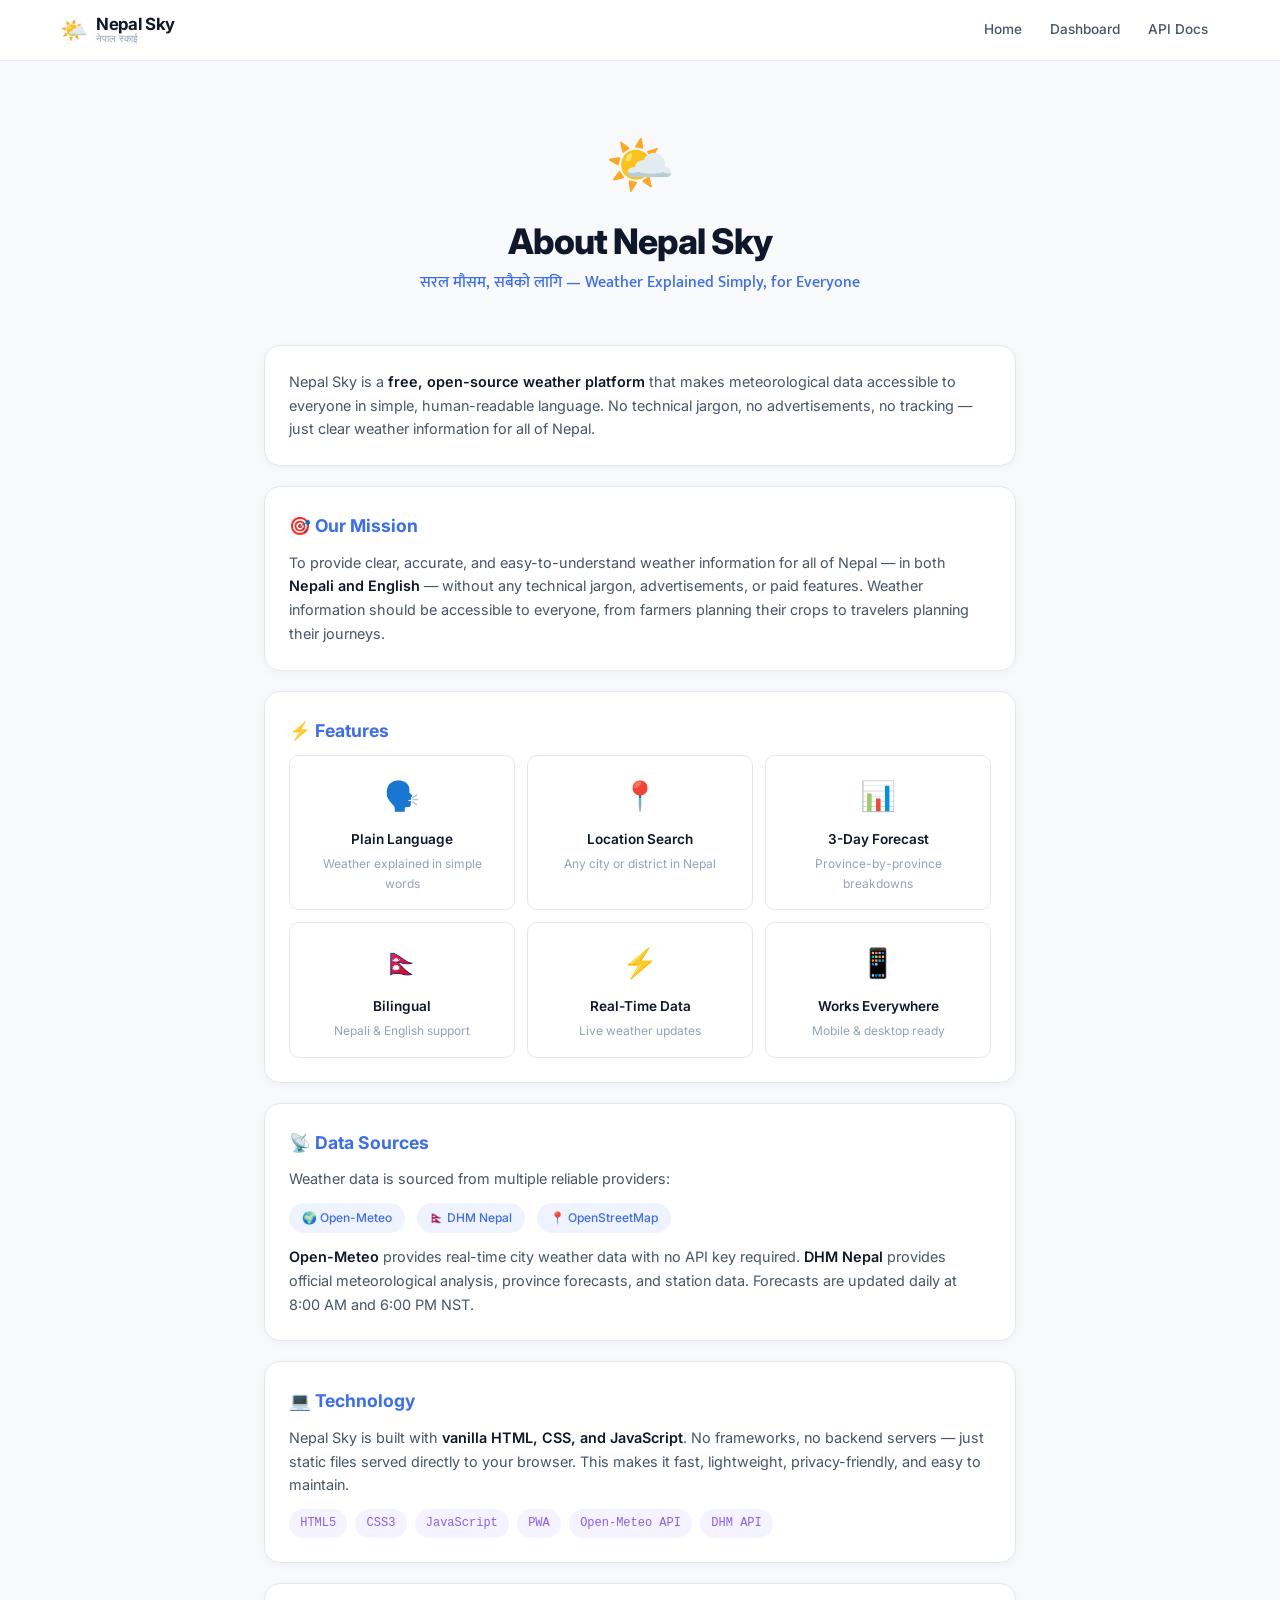
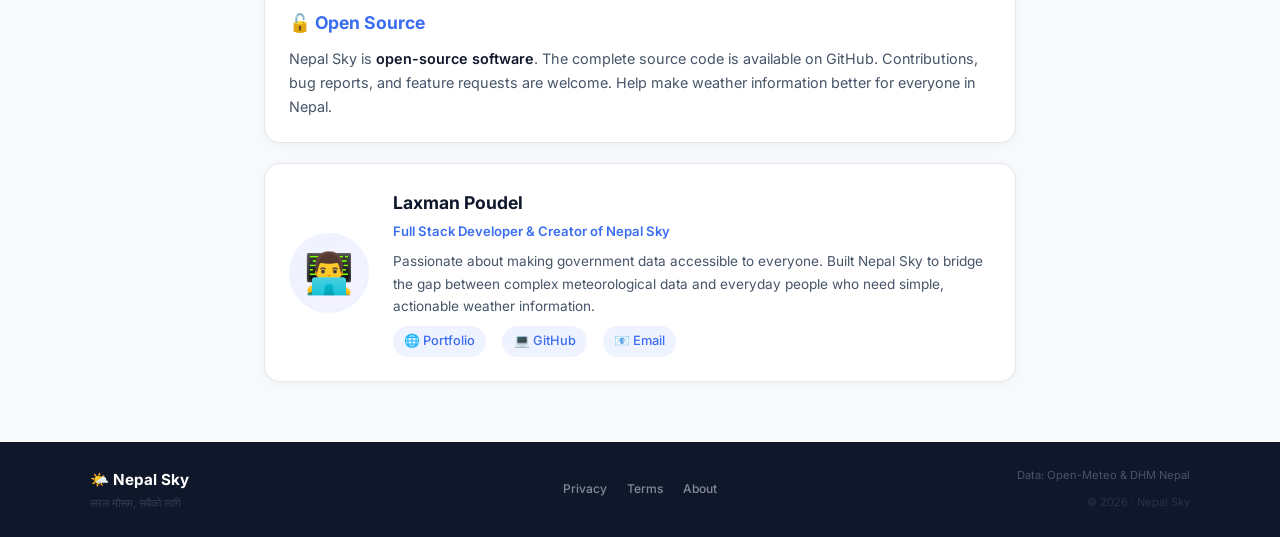
<file: about.html>
<!doctype html>
<html lang="en" dir="ltr">
  <head>
    <meta charset="UTF-8" />
    <meta
      name="viewport"
      content="width=device-width, initial-scale=1.0, viewport-fit=cover"
    />

    <!-- SEO Meta Tags -->
    <title>About — Nepal Sky | Weather Intelligence for Nepal</title>
    <meta
      name="description"
      content="About Nepal Sky - A free, open-source weather platform providing DHM Nepal and Open-Meteo data in simple language. Built for everyone in Nepal by Laxman Poudel."
    />
    <meta
      name="keywords"
      content="Nepal Sky about, weather platform Nepal, DHM Nepal weather, Open-Meteo, free weather Nepal, Laxman Poudel developer"
    />
    <meta name="author" content="Laxman Poudel" />
    <meta name="robots" content="index, follow" />
    <link rel="canonical" href="https://nepalsky.laxman-poudel.com.np/about.html" />

    <!-- Open Graph -->
    <meta property="og:type" content="website" />
    <meta property="og:site_name" content="Nepal Sky" />
    <meta property="og:title" content="About — Nepal Sky | Weather Intelligence for Nepal" />
    <meta
      property="og:description"
      content="Free, open-source weather platform for Nepal. Built with vanilla JavaScript, no tracking, no ads."
    />
    <meta
      property="og:url"
      content="https://nepalsky.laxman-poudel.com.np/about.html"
    />
    <meta
      property="og:image"
      content="https://nepalsky.laxman-poudel.com.np/favicon/android-chrome-512x512.png"
    />

    <!-- Twitter Card -->
    <meta name="twitter:card" content="summary" />
    <meta name="twitter:title" content="About — Nepal Sky" />
    <meta
      name="twitter:description"
      content="Free, open-source weather platform for Nepal."
    />
    <meta
      name="twitter:image"
      content="https://nepalsky.laxman-poudel.com.np/favicon/android-chrome-512x512.png"
    />

    <!-- Favicon -->
    <link rel="icon" type="image/x-icon" href="/favicon/favicon.ico" />
    <link rel="icon" type="image/png" sizes="16x16" href="/favicon/favicon-16x16.png" />
    <link rel="icon" type="image/png" sizes="32x32" href="/favicon/favicon-32x32.png" />
    <link rel="icon" type="image/png" sizes="48x48" href="/favicon/favicon-48x48.png" />
    <link rel="icon" type="image/svg+xml" href="/favicon/favicon.svg" />
    <link rel="apple-touch-icon" sizes="180x180" href="/favicon/apple-touch-icon.png" />
    
    <!-- PWA Manifest -->
    <link rel="manifest" href="/manifest.json" />
    
    <!-- Theme Color -->
    <meta name="theme-color" content="#3b6df0" />
    <meta name="msapplication-TileColor" content="#3b6df0" />

    <!-- PWA Meta Tags -->
    <meta name="mobile-web-app-capable" content="yes" />
    <meta name="apple-mobile-web-app-capable" content="yes" />
    <meta name="apple-mobile-web-app-status-bar-style" content="black-translucent" />
    <meta name="apple-mobile-web-app-title" content="Nepal Sky" />

    <!-- Fonts -->
    <link rel="preconnect" href="https://fonts.googleapis.com" />
    <link rel="preconnect" href="https://fonts.gstatic.com" crossorigin />
    <link
      href="https://fonts.googleapis.com/css2?family=Inter:wght@300;400;500;600;700;800;900&family=Mukta:wght@300;400;500;600;700;800&display=swap"
      rel="stylesheet"
    />

    <style>
      :root {
        --bg: #f8f9fb;
        --surface: #ffffff;
        --surface-dark: #0f172a;
        --text: #0f172a;
        --text-secondary: #475569;
        --text-muted: #94a3b8;
        --border: #e2e8f0;
        --accent: #3b6df0;
        --accent-light: #eff2ff;
        --accent-dark: #2554d0;
        --purple: #8b5cf6;
        --purple-light: #f5f3ff;
        --radius: 16px;
        --radius-sm: 10px;
        --shadow: 0 2px 8px rgba(0, 0, 0, 0.04);
        --shadow-md: 0 4px 16px rgba(0, 0, 0, 0.06);
        --font: "Inter", -apple-system, sans-serif;
        --font-np: "Mukta", sans-serif;
      }
      
      *,
      *::before,
      *::after {
        margin: 0;
        padding: 0;
        box-sizing: border-box;
      }
      
      html {
        font-size: 16px;
        scroll-behavior: smooth;
        -webkit-text-size-adjust: 100%;
      }
      
      body {
        font-family: var(--font);
        background: var(--bg);
        color: var(--text);
        line-height: 1.7;
        -webkit-font-smoothing: antialiased;
        min-height: 100vh;
        display: flex;
        flex-direction: column;
        overflow-x: hidden;
      }

      /* NAVBAR */
      .navbar {
        position: sticky;
        top: 0;
        z-index: 100;
        background: rgba(255, 255, 255, 0.95);
        backdrop-filter: blur(16px);
        -webkit-backdrop-filter: blur(16px);
        border-bottom: 1px solid var(--border);
        flex-shrink: 0;
      }
      .nav-container {
        max-width: 1200px;
        margin: 0 auto;
        padding: 0 1.25rem;
        display: flex;
        align-items: center;
        justify-content: space-between;
        height: 60px;
      }
      .logo {
        display: flex;
        align-items: center;
        gap: 0.5rem;
        text-decoration: none;
        color: var(--text);
      }
      .logo-icon {
        font-size: 1.4rem;
      }
      .logo-text-group {
        display: flex;
        flex-direction: column;
        line-height: 1.1;
      }
      .logo-text {
        font-size: 1.05rem;
        font-weight: 700;
        letter-spacing: -0.02em;
      }
      .logo-tagline {
        font-size: 0.6rem;
        color: var(--text-muted);
        font-weight: 400;
      }
      .hamburger {
        display: none;
        background: none;
        border: none;
        cursor: pointer;
        padding: 0.4rem;
        flex-direction: column;
        gap: 4px;
        z-index: 101;
      }
      .hamburger span {
        display: block;
        width: 20px;
        height: 2px;
        background: var(--text);
        border-radius: 2px;
        transition: all 0.2s;
      }
      .hamburger.active span:nth-child(1) {
        transform: rotate(45deg) translate(4px, 4px);
      }
      .hamburger.active span:nth-child(2) {
        opacity: 0;
      }
      .hamburger.active span:nth-child(3) {
        transform: rotate(-45deg) translate(4px, -4px);
      }
      .nav-menu {
        display: flex;
        align-items: center;
        gap: 0.25rem;
      }
      .nav-link {
        text-decoration: none;
        color: var(--text-secondary);
        font-size: 0.85rem;
        font-weight: 500;
        padding: 0.35rem 0.75rem;
        border-radius: 6px;
        transition: all 0.15s;
      }
      .nav-link:hover {
        color: var(--accent);
        background: var(--accent-light);
      }

      /* MAIN */
      .container {
        max-width: 800px;
        margin: 0 auto;
        padding: 2.5rem 1.5rem;
        flex: 1;
        width: 100%;
      }

      /* ABOUT HERO */
      .about-hero {
        text-align: center;
        margin-bottom: 2rem;
        padding: 1rem 0;
      }
      .about-icon {
        font-size: 3.5rem;
        margin-bottom: 0.5rem;
      }
      h1 {
        font-size: clamp(1.6rem, 3vw, 2.2rem);
        font-weight: 800;
        margin-bottom: 0.5rem;
        letter-spacing: -0.03em;
        line-height: 1.2;
      }
      .tagline {
        font-family: var(--font-np);
        color: var(--accent);
        font-size: 1rem;
        font-weight: 500;
        margin-bottom: 0.5rem;
      }

      /* CONTENT CARDS */
      .about-card {
        background: var(--surface);
        border: 1px solid var(--border);
        border-radius: var(--radius);
        padding: 1.5rem;
        margin-bottom: 1.25rem;
        box-shadow: var(--shadow);
      }
      h2 {
        font-size: 1.1rem;
        font-weight: 700;
        color: var(--accent);
        margin-bottom: 0.6rem;
        display: flex;
        align-items: center;
        gap: 0.4rem;
      }
      p {
        color: var(--text-secondary);
        margin-bottom: 0.75rem;
        font-size: 0.9rem;
        line-height: 1.65;
      }
      p:last-child {
        margin-bottom: 0;
      }
      strong {
        color: var(--text);
        font-weight: 600;
      }
      a {
        color: var(--accent);
        text-decoration: none;
        font-weight: 500;
      }
      a:hover {
        text-decoration: underline;
      }

      /* FEATURE GRID */
      .feature-grid {
        display: grid;
        grid-template-columns: repeat(3, 1fr);
        gap: 0.75rem;
        margin: 0;
      }
      .feature {
        background: var(--surface);
        border: 1px solid var(--border);
        border-radius: var(--radius-sm);
        padding: 1rem;
        text-align: center;
        transition: transform 0.2s;
      }
      .feature:hover {
        transform: translateY(-2px);
        box-shadow: var(--shadow-md);
      }
      .feature-icon {
        font-size: 1.8rem;
        margin-bottom: 0.4rem;
      }
      .feature h3 {
        font-size: 0.85rem;
        margin-bottom: 0.2rem;
        font-weight: 600;
      }
      .feature p {
        font-size: 0.75rem;
        color: var(--text-muted);
        margin: 0;
      }

      /* DATA SOURCE BADGES */
      .data-sources {
        display: flex;
        gap: 0.75rem;
        flex-wrap: wrap;
        margin-top: 0.5rem;
      }
      .data-badge {
        background: var(--accent-light);
        color: var(--accent);
        padding: 0.3rem 0.8rem;
        border-radius: 50px;
        font-size: 0.75rem;
        font-weight: 500;
        display: flex;
        align-items: center;
        gap: 0.3rem;
      }

      /* TECH STACK */
      .tech-stack {
        display: flex;
        gap: 0.5rem;
        flex-wrap: wrap;
        margin-top: 0.5rem;
      }
      .tech-badge {
        background: var(--purple-light);
        color: var(--purple);
        padding: 0.25rem 0.7rem;
        border-radius: 50px;
        font-size: 0.75rem;
        font-weight: 500;
        font-family: var(--font-mono, monospace);
      }

      /* DEVELOPER CARD */
      .dev-card {
        background: var(--surface);
        border: 1px solid var(--border);
        border-radius: var(--radius);
        padding: 1.5rem;
        margin-bottom: 1.25rem;
        box-shadow: var(--shadow);
        display: flex;
        gap: 1.5rem;
        align-items: center;
      }
      .dev-avatar {
        width: 80px;
        height: 80px;
        border-radius: 50%;
        background: linear-gradient(135deg, var(--accent-light), var(--purple-light));
        display: flex;
        align-items: center;
        justify-content: center;
        font-size: 2.5rem;
        flex-shrink: 0;
        border: 3px solid var(--accent-light);
      }
      .dev-info h3 {
        font-size: 1.1rem;
        margin-bottom: 0.15rem;
        font-weight: 700;
      }
      .dev-info .role {
        color: var(--accent);
        font-weight: 600;
        font-size: 0.82rem;
        margin-bottom: 0.5rem;
      }
      .dev-info p {
        font-size: 0.85rem;
        margin-bottom: 0.5rem;
      }
      .dev-links {
        display: flex;
        gap: 1rem;
        flex-wrap: wrap;
      }
      .dev-links a {
        color: var(--accent);
        text-decoration: none;
        font-size: 0.8rem;
        font-weight: 500;
        display: flex;
        align-items: center;
        gap: 0.25rem;
        padding: 0.3rem 0.7rem;
        border-radius: 50px;
        background: var(--accent-light);
        transition: all 0.2s;
      }
      .dev-links a:hover {
        background: var(--accent);
        color: #fff;
        text-decoration: none;
      }

      /* FOOTER */
      .footer {
        background: var(--surface-dark);
        color: rgba(255, 255, 255, 0.5);
        padding: 1.5rem;
        text-align: center;
        flex-shrink: 0;
      }
      .footer-container {
        max-width: 1100px;
        margin: 0 auto;
        display: grid;
        grid-template-columns: 1fr auto 1fr;
        align-items: center;
        gap: 1.5rem;
      }
      .footer-left {
        text-align: left;
      }
      .footer-logo {
        font-size: 0.95rem;
        font-weight: 700;
        color: #fff;
      }
      .footer-tagline {
        font-size: 0.68rem;
        opacity: 0.6;
        margin-top: 0.1rem;
      }
      .footer-center {
        text-align: center;
        display: flex;
        justify-content: center;
      }
      .trust-items {
        display: flex;
        gap: 1.25rem;
        flex-wrap: wrap;
        justify-content: center;
      }
      .footer-link {
        color: rgba(255, 255, 255, 0.5);
        text-decoration: none;
        font-size: 0.75rem;
        transition: color 0.15s;
        white-space: nowrap;
      }
      .footer-link:hover {
        color: #fff;
      }
      .footer-right {
        text-align: right;
      }
      .footer-right p {
        font-size: 0.7rem;
        line-height: 1.4;
      }
      .footer-small {
        opacity: 0.45;
        font-size: 0.65rem;
        margin-top: 0.1rem;
      }

      /* ============================================ */
      /* RESPONSIVE STYLES                            */
      /* ============================================ */

      /* Tablet */
      @media (max-width: 768px) {
        .nav-container {
          padding: 0 1rem;
          position: relative;
        }
        .logo-text {
          font-size: 0.95rem;
        }
        .logo-tagline {
          font-size: 0.55rem;
        }
        .hamburger {
          display: flex;
        }
        .nav-menu {
          display: none;
          position: absolute;
          top: 60px;
          left: 0;
          right: 0;
          background: var(--surface);
          border-bottom: 1px solid var(--border);
          padding: 0.75rem 1rem;
          flex-direction: column;
          align-items: stretch;
          gap: 0.2rem;
          box-shadow: var(--shadow-md);
        }
        .nav-menu.open {
          display: flex;
        }
        .nav-link {
          padding: 0.5rem 0.75rem;
          font-size: 0.88rem;
        }

        .container {
          padding: 2rem 1rem;
        }

        .about-hero {
          margin-bottom: 1.5rem;
        }
        .about-icon {
          font-size: 2.8rem;
        }
        h1 {
          font-size: 1.5rem;
        }
        .tagline {
          font-size: 0.9rem;
        }

        .feature-grid {
          grid-template-columns: repeat(2, 1fr);
        }

        .about-card {
          padding: 1.25rem;
          border-radius: var(--radius-sm);
        }
        h2 {
          font-size: 1rem;
        }
        p {
          font-size: 0.85rem;
        }

        .dev-card {
          flex-direction: column;
          text-align: center;
        }
        .dev-avatar {
          margin: 0 auto;
        }
        .dev-links {
          justify-content: center;
        }

        .footer {
          padding: 1.25rem 1rem;
        }
        .footer-container {
          grid-template-columns: 1fr;
          text-align: center;
          gap: 0.75rem;
        }
        .footer-left,
        .footer-right {
          text-align: center;
        }
        .footer-logo {
          font-size: 0.9rem;
        }
      }

      /* Mobile */
      @media (max-width: 480px) {
        .container {
          padding: 1.5rem 0.75rem;
        }

        h1 {
          font-size: 1.3rem;
        }

        .feature-grid {
          grid-template-columns: 1fr 1fr;
          gap: 0.5rem;
        }
        .feature {
          padding: 0.75rem;
        }
        .feature-icon {
          font-size: 1.5rem;
        }
        .feature h3 {
          font-size: 0.78rem;
        }
        .feature p {
          font-size: 0.7rem;
        }

        .about-card {
          padding: 1rem;
          margin-bottom: 1rem;
        }
        h2 {
          font-size: 0.95rem;
        }
        p {
          font-size: 0.82rem;
        }

        .dev-card {
          padding: 1rem;
        }
        .dev-avatar {
          width: 65px;
          height: 65px;
          font-size: 2rem;
        }
        .dev-info h3 {
          font-size: 1rem;
        }
        .dev-info p {
          font-size: 0.8rem;
        }
        .dev-links a {
          font-size: 0.72rem;
          padding: 0.25rem 0.55rem;
        }

        .data-sources {
          gap: 0.4rem;
        }
        .data-badge,
        .tech-badge {
          font-size: 0.7rem;
          padding: 0.2rem 0.6rem;
        }

        .trust-items {
          gap: 0.75rem;
        }
        .footer-link {
          font-size: 0.7rem;
        }
      }

      /* Very Small Screens */
      @media (max-width: 360px) {
        h1 {
          font-size: 1.15rem;
        }
        .feature-grid {
          grid-template-columns: 1fr;
        }
        .dev-links {
          flex-direction: column;
          align-items: center;
        }
      }
    </style>
  </head>
  <body>
    <!-- NAVBAR -->
    <nav class="navbar">
      <div class="nav-container">
        <a href="index.html" class="logo">
          <span class="logo-icon">🌤️</span>
          <div class="logo-text-group">
            <span class="logo-text">Nepal Sky</span>
            <span class="logo-tagline">नेपाल स्काई</span>
          </div>
        </a>
        <button class="hamburger" id="hamburger" aria-label="Menu">
          <span></span><span></span><span></span>
        </button>
        <div class="nav-menu" id="navMenu">
          <a href="index.html" class="nav-link">Home</a>
          <a href="dashboard.html" class="nav-link">Dashboard</a>
          <a href="api-docs.html" class="nav-link">API Docs</a>
        </div>
      </div>
    </nav>

    <!-- MAIN CONTENT -->
    <div class="container">
      <div class="about-hero">
        <div class="about-icon">🌤️</div>
        <h1>About Nepal Sky</h1>
        <p class="tagline">सरल मौसम, सबैको लागि — Weather Explained Simply, for Everyone</p>
      </div>

      <div class="about-card">
        <p>
          Nepal Sky is a <strong>free, open-source weather platform</strong> that makes
          meteorological data accessible to everyone in simple, human-readable language.
          No technical jargon, no advertisements, no tracking — just clear weather 
          information for all of Nepal.
        </p>
      </div>

      <div class="about-card">
        <h2>🎯 Our Mission</h2>
        <p>
          To provide clear, accurate, and easy-to-understand weather information
          for all of Nepal — in both <strong>Nepali and English</strong> — without any technical
          jargon, advertisements, or paid features. Weather information should be
          accessible to everyone, from farmers planning their crops to travelers
          planning their journeys.
        </p>
      </div>

      <div class="about-card">
        <h2>⚡ Features</h2>
        <div class="feature-grid">
          <div class="feature">
            <div class="feature-icon">🗣️</div>
            <h3>Plain Language</h3>
            <p>Weather explained in simple words</p>
          </div>
          <div class="feature">
            <div class="feature-icon">📍</div>
            <h3>Location Search</h3>
            <p>Any city or district in Nepal</p>
          </div>
          <div class="feature">
            <div class="feature-icon">📊</div>
            <h3>3-Day Forecast</h3>
            <p>Province-by-province breakdowns</p>
          </div>
          <div class="feature">
            <div class="feature-icon">🇳🇵</div>
            <h3>Bilingual</h3>
            <p>Nepali & English support</p>
          </div>
          <div class="feature">
            <div class="feature-icon">⚡</div>
            <h3>Real-Time Data</h3>
            <p>Live weather updates</p>
          </div>
          <div class="feature">
            <div class="feature-icon">📱</div>
            <h3>Works Everywhere</h3>
            <p>Mobile & desktop ready</p>
          </div>
        </div>
      </div>

      <div class="about-card">
        <h2>📡 Data Sources</h2>
        <p>
          Weather data is sourced from multiple reliable providers:
        </p>
        <div class="data-sources">
          <span class="data-badge">🌍 Open-Meteo</span>
          <span class="data-badge">🇳🇵 DHM Nepal</span>
          <span class="data-badge">📍 OpenStreetMap</span>
        </div>
        <p style="margin-top: 0.75rem;">
          <strong>Open-Meteo</strong> provides real-time city weather data with no API key required.
          <strong>DHM Nepal</strong> provides official meteorological analysis, province forecasts, 
          and station data. Forecasts are updated daily at 8:00 AM and 6:00 PM NST.
        </p>
      </div>

      <div class="about-card">
        <h2>💻 Technology</h2>
        <p>
          Nepal Sky is built with <strong>vanilla HTML, CSS, and JavaScript</strong>. No
          frameworks, no backend servers — just static files served directly to
          your browser. This makes it fast, lightweight, privacy-friendly, and
          easy to maintain.
        </p>
        <div class="tech-stack">
          <span class="tech-badge">HTML5</span>
          <span class="tech-badge">CSS3</span>
          <span class="tech-badge">JavaScript</span>
          <span class="tech-badge">PWA</span>
          <span class="tech-badge">Open-Meteo API</span>
          <span class="tech-badge">DHM API</span>
        </div>
      </div>

      <div class="about-card">
        <h2>🔓 Open Source</h2>
        <p>
          Nepal Sky is <strong>open-source software</strong>. The complete source code is available
          on GitHub. Contributions, bug reports, and feature requests are welcome.
          Help make weather information better for everyone in Nepal.
        </p>
      </div>

      <div class="dev-card">
        <div class="dev-avatar">👨‍💻</div>
        <div class="dev-info">
          <h3>Laxman Poudel</h3>
          <p class="role">Full Stack Developer & Creator of Nepal Sky</p>
          <p>
            Passionate about making government data accessible to everyone.
            Built Nepal Sky to bridge the gap between complex meteorological
            data and everyday people who need simple, actionable weather
            information.
          </p>
          <div class="dev-links">
            <a href="https://laxman-poudel.com.np" target="_blank" rel="noopener">🌐 Portfolio</a>
            <a href="https://github.com/iamlaxman" target="_blank" rel="noopener">💻 GitHub</a>
            <a href="mailto:hello@laxman-poudel.com.np">📧 Email</a>
          </div>
        </div>
      </div>
    </div>

    <!-- FOOTER -->
    <footer class="footer">
      <div class="footer-container">
        <div class="footer-left">
          <span class="footer-logo">🌤️ Nepal Sky</span>
          <p class="footer-tagline">सरल मौसम, सबैको लागि</p>
        </div>
        <div class="footer-center">
          <div class="trust-items">
            <a href="privacy.html" class="footer-link">Privacy</a>
            <a href="terms.html" class="footer-link">Terms</a>
            <a href="about.html" class="footer-link">About</a>
          </div>
        </div>
        <div class="footer-right">
          <p>Data: Open-Meteo & DHM Nepal</p>
          <p class="footer-small">© 2026 · Nepal Sky</p>
        </div>
      </div>
    </footer>

    <script>
      // Mobile menu
      const menuBtn = document.getElementById("hamburger");
      const navMenu = document.getElementById("navMenu");
      if (menuBtn && navMenu) {
        menuBtn.addEventListener("click", (e) => {
          e.stopPropagation();
          menuBtn.classList.toggle("active");
          navMenu.classList.toggle("open");
        });
        navMenu.querySelectorAll("a").forEach((el) =>
          el.addEventListener("click", () => {
            menuBtn.classList.remove("active");
            navMenu.classList.remove("open");
          })
        );
        document.addEventListener("click", (e) => {
          if (
            !e.target.closest(".navbar") &&
            navMenu.classList.contains("open")
          ) {
            menuBtn.classList.remove("active");
            navMenu.classList.remove("open");
          }
        });
      }
    </script>
    
    <script>
      if ('serviceWorker' in navigator) {
        window.addEventListener('load', () => {
          navigator.serviceWorker.register('/sw.js')
            .then(registration => console.log('SW registered:', registration.scope))
            .catch(error => console.log('SW registration failed:', error));
        });
      }
    </script>
  </body>
</html>
</file>
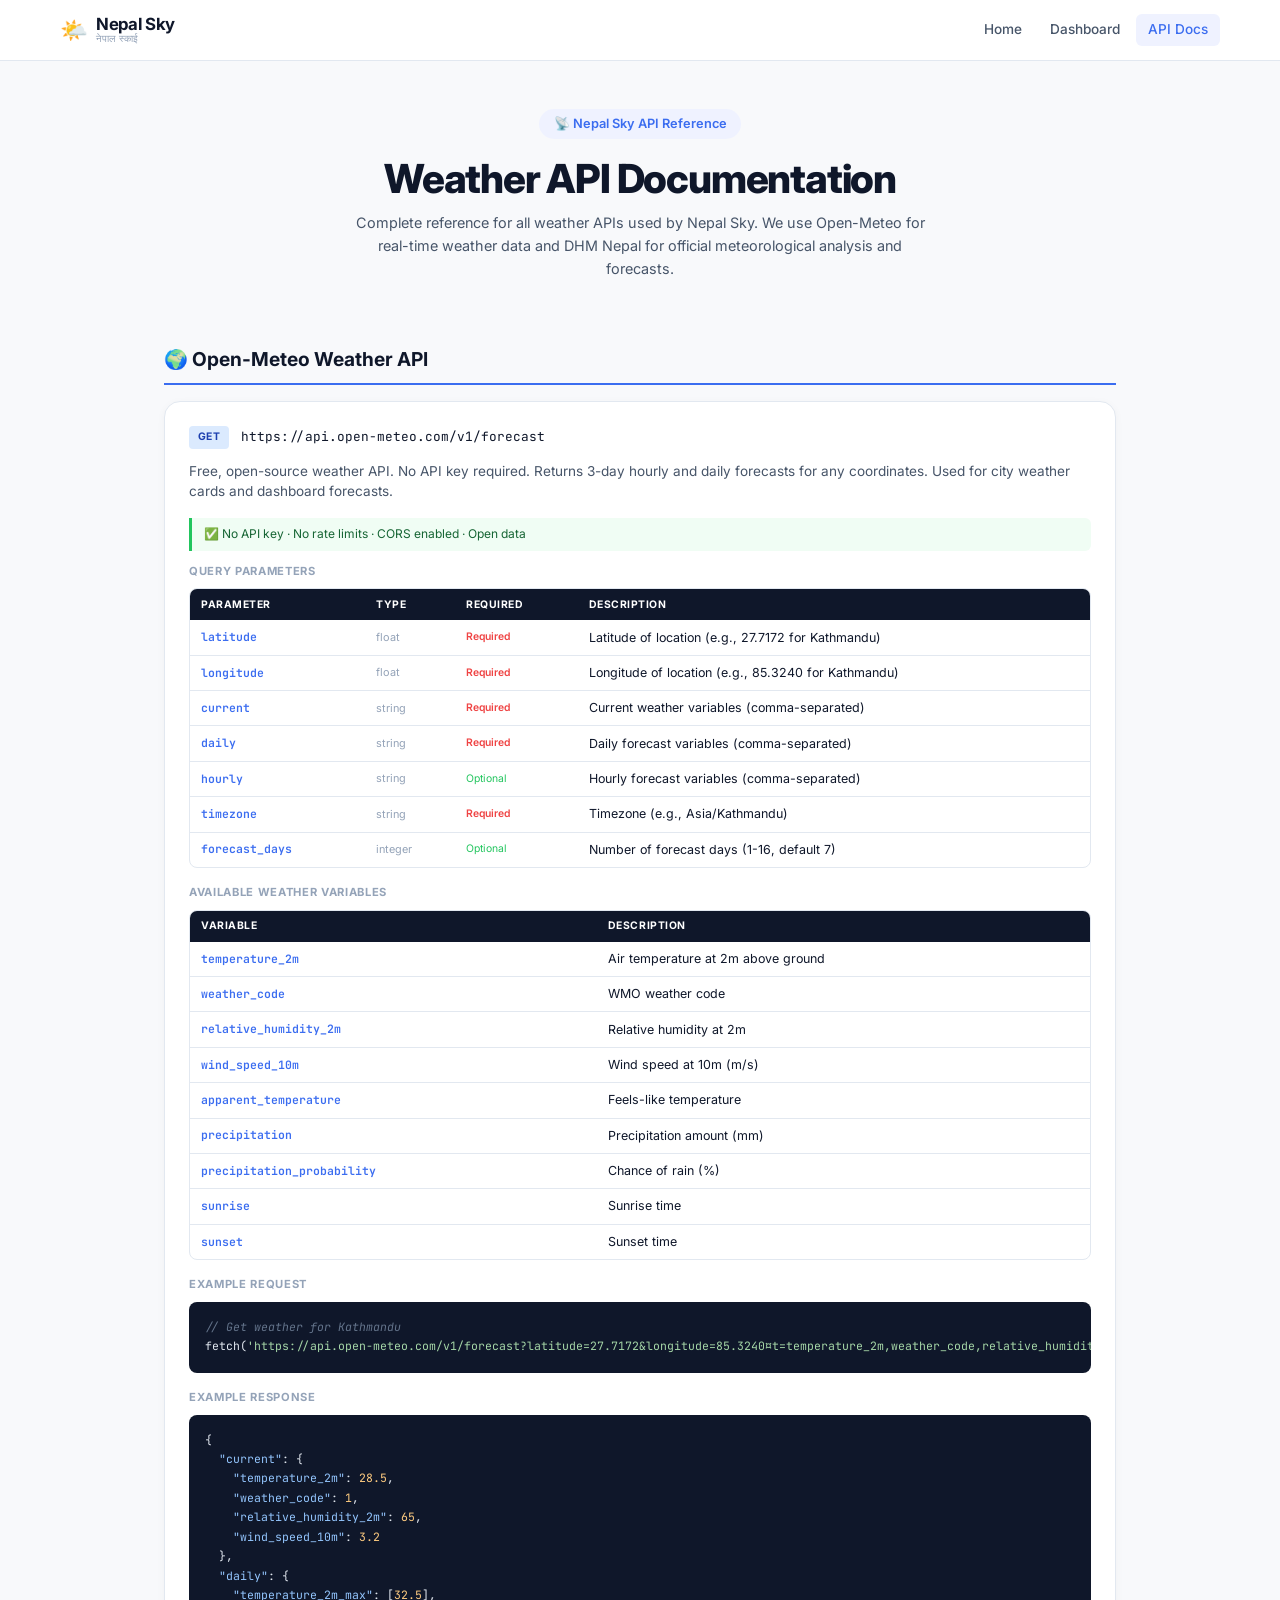
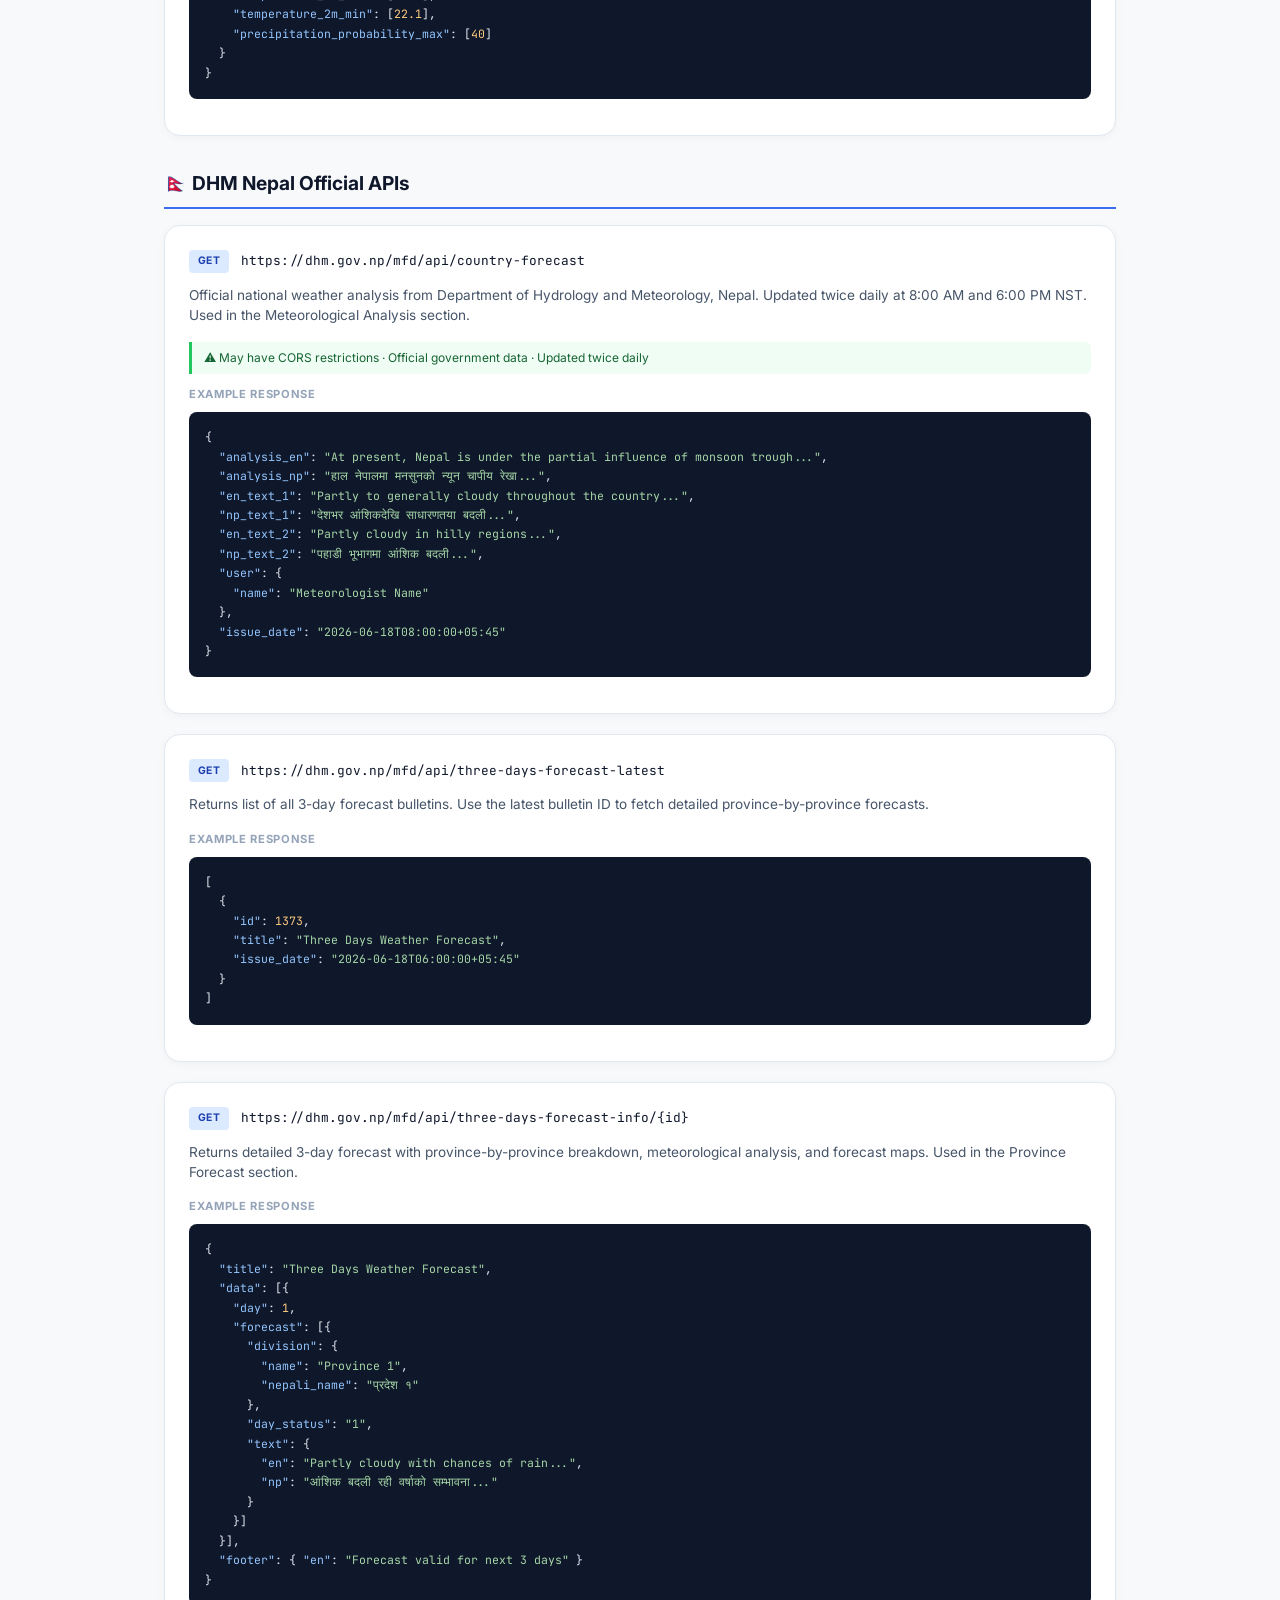
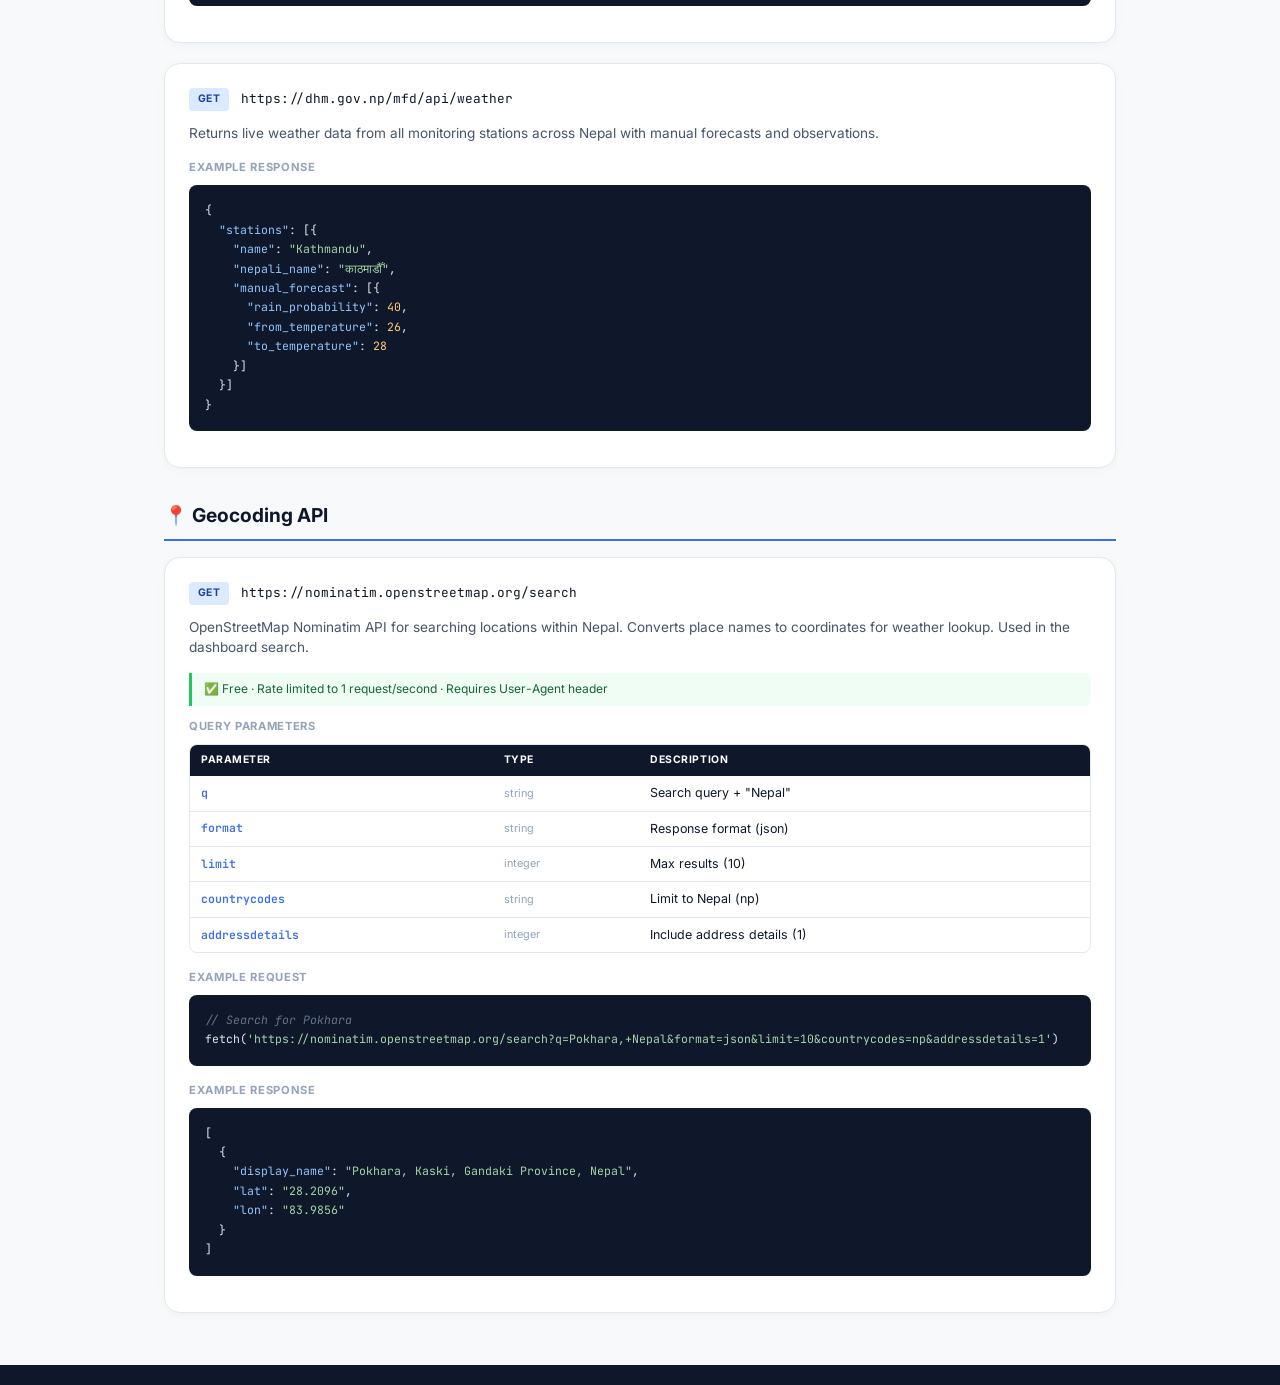
<file: api-docs.html>
<!doctype html>
<html lang="en" dir="ltr">
  <head>
    <meta charset="UTF-8" />
    <meta
      name="viewport"
      content="width=device-width, initial-scale=1.0, viewport-fit=cover"
    />

    <!-- SEO Meta Tags -->
    <title>API Documentation — Nepal Sky | Weather API Reference</title>
    <meta
      name="description"
      content="Complete API documentation for Nepal Sky weather platform. Reference for Open-Meteo weather API and DHM Nepal weather APIs used across the platform."
    />
    <meta
      name="keywords"
      content="Nepal weather API, Open-Meteo API, DHM Nepal API, weather API documentation, Nepal Sky API, weather forecast API Nepal"
    />
    <meta name="author" content="Nepal Sky" />
    <meta name="robots" content="index, follow" />
    <link
      rel="canonical"
      href="https://nepalsky.laxman-poudel.com.np/api-docs.html"
    />

    <!-- Open Graph -->
    <meta property="og:type" content="website" />
    <meta property="og:site_name" content="Nepal Sky" />
    <meta
      property="og:title"
      content="API Documentation — Nepal Sky | Weather API Reference"
    />
    <meta
      property="og:description"
      content="Complete API documentation for Nepal Sky weather platform."
    />
    <meta
      property="og:url"
      content="https://nepalsky.laxman-poudel.com.np/api-docs.html"
    />
    <meta
      property="og:image"
      content="https://nepalsky.laxman-poudel.com.np/favicon/android-chrome-512x512.png"
    />

    <!-- Twitter Card -->
    <meta name="twitter:card" content="summary_large_image" />
    <meta name="twitter:title" content="API Documentation — Nepal Sky" />
    <meta
      name="twitter:description"
      content="Complete API documentation for Nepal Sky weather platform."
    />
    <meta
      name="twitter:image"
      content="https://nepalsky.laxman-poudel.com.np/favicon/android-chrome-512x512.png"
    />

    <!-- Favicon -->
    <link rel="icon" type="image/x-icon" href="/favicon/favicon.ico" />
    <link rel="icon" type="image/png" sizes="16x16" href="/favicon/favicon-16x16.png" />
    <link rel="icon" type="image/png" sizes="32x32" href="/favicon/favicon-32x32.png" />
    <link rel="icon" type="image/png" sizes="48x48" href="/favicon/favicon-48x48.png" />
    <link rel="icon" type="image/svg+xml" href="/favicon/favicon.svg" />
    <link rel="apple-touch-icon" sizes="180x180" href="/favicon/apple-touch-icon.png" />
    
    <!-- PWA Manifest -->
    <link rel="manifest" href="/manifest.json" />
    
    <!-- Theme Color -->
    <meta name="theme-color" content="#3b6df0" />
    <meta name="msapplication-TileColor" content="#3b6df0" />

    <!-- PWA Meta Tags -->
    <meta name="mobile-web-app-capable" content="yes" />
    <meta name="apple-mobile-web-app-capable" content="yes" />
    <meta name="apple-mobile-web-app-status-bar-style" content="black-translucent" />
    <meta name="apple-mobile-web-app-title" content="Nepal Sky API" />

    <!-- Fonts -->
    <link rel="preconnect" href="https://fonts.googleapis.com" />
    <link rel="preconnect" href="https://fonts.gstatic.com" crossorigin />
    <link
      href="https://fonts.googleapis.com/css2?family=Inter:wght@300;400;500;600;700;800;900&family=JetBrains+Mono:wght@400;500;600&display=swap"
      rel="stylesheet"
    />

    <style>
      :root {
        --bg: #f8f9fb;
        --surface: #ffffff;
        --surface-dark: #0f172a;
        --text: #0f172a;
        --text-secondary: #475569;
        --text-muted: #94a3b8;
        --border: #e2e8f0;
        --accent: #3b6df0;
        --accent-light: #eff2ff;
        --accent-dark: #2554d0;
        --green: #22c55e;
        --green-light: #f0fdf4;
        --radius: 16px;
        --radius-sm: 10px;
        --shadow: 0 2px 8px rgba(0, 0, 0, 0.04);
        --shadow-md: 0 4px 16px rgba(0, 0, 0, 0.06);
        --font: "Inter", -apple-system, sans-serif;
        --font-mono: "JetBrains Mono", monospace;
      }
      
      *,
      *::before,
      *::after {
        margin: 0;
        padding: 0;
        box-sizing: border-box;
      }
      
      html {
        font-size: 16px;
        scroll-behavior: smooth;
        -webkit-text-size-adjust: 100%;
      }
      
      body {
        font-family: var(--font);
        background: var(--bg);
        color: var(--text);
        line-height: 1.6;
        -webkit-font-smoothing: antialiased;
        min-height: 100vh;
        display: flex;
        flex-direction: column;
        overflow-x: hidden;
      }

      /* NAVBAR */
      .navbar {
        position: sticky;
        top: 0;
        z-index: 100;
        background: rgba(255, 255, 255, 0.95);
        backdrop-filter: blur(16px);
        -webkit-backdrop-filter: blur(16px);
        border-bottom: 1px solid var(--border);
        flex-shrink: 0;
      }
      .nav-container {
        max-width: 1200px;
        margin: 0 auto;
        padding: 0 1.25rem;
        display: flex;
        align-items: center;
        justify-content: space-between;
        height: 60px;
      }
      .logo {
        display: flex;
        align-items: center;
        gap: 0.5rem;
        text-decoration: none;
        color: var(--text);
      }
      .logo-icon {
        font-size: 1.4rem;
      }
      .logo-text-group {
        display: flex;
        flex-direction: column;
        line-height: 1.1;
      }
      .logo-text {
        font-size: 1.05rem;
        font-weight: 700;
        letter-spacing: -0.02em;
      }
      .logo-tagline {
        font-size: 0.6rem;
        color: var(--text-muted);
        font-weight: 400;
      }
      .hamburger {
        display: none;
        background: none;
        border: none;
        cursor: pointer;
        padding: 0.4rem;
        flex-direction: column;
        gap: 4px;
        z-index: 101;
      }
      .hamburger span {
        display: block;
        width: 20px;
        height: 2px;
        background: var(--text);
        border-radius: 2px;
        transition: all 0.2s;
      }
      .hamburger.active span:nth-child(1) {
        transform: rotate(45deg) translate(4px, 4px);
      }
      .hamburger.active span:nth-child(2) {
        opacity: 0;
      }
      .hamburger.active span:nth-child(3) {
        transform: rotate(-45deg) translate(4px, -4px);
      }
      .nav-menu {
        display: flex;
        align-items: center;
        gap: 0.25rem;
      }
      .nav-link {
        text-decoration: none;
        color: var(--text-secondary);
        font-size: 0.85rem;
        font-weight: 500;
        padding: 0.35rem 0.75rem;
        border-radius: 6px;
        transition: all 0.15s;
      }
      .nav-link:hover,
      .nav-link.active {
        color: var(--accent);
        background: var(--accent-light);
      }

      /* MAIN */
      .container {
        max-width: 1000px;
        margin: 0 auto;
        padding: 2rem 1.5rem;
        flex: 1;
        width: 100%;
      }

      /* HERO */
      .api-hero {
        text-align: center;
        padding: 1rem 0 2rem;
      }
      .api-badge {
        display: inline-block;
        background: var(--accent-light);
        color: var(--accent);
        padding: 0.3rem 0.9rem;
        border-radius: 50px;
        font-size: 0.8rem;
        font-weight: 600;
        margin-bottom: 1rem;
      }
      .api-hero h1 {
        font-size: clamp(1.5rem, 4vw, 2.5rem);
        font-weight: 800;
        margin-bottom: 0.5rem;
        letter-spacing: -0.03em;
        line-height: 1.2;
      }
      .api-hero p {
        color: var(--text-secondary);
        font-size: 0.9rem;
        max-width: 600px;
        margin: 0 auto;
        padding: 0 0.5rem;
      }

      /* SECTION TITLE */
      .section-title {
        font-size: 1.2rem;
        font-weight: 700;
        margin: 2rem 0 1rem;
        padding-bottom: 0.5rem;
        border-bottom: 2px solid var(--accent);
        display: flex;
        align-items: center;
        gap: 0.5rem;
      }

      /* ENDPOINT CARD */
      .endpoint {
        background: var(--surface);
        border: 1px solid var(--border);
        border-radius: var(--radius);
        padding: 1.5rem;
        margin-bottom: 1.25rem;
        box-shadow: var(--shadow);
      }
      .endpoint-header {
        display: flex;
        align-items: center;
        gap: 0.75rem;
        margin-bottom: 0.75rem;
        flex-wrap: wrap;
      }
      .method {
        padding: 0.2rem 0.55rem;
        border-radius: 4px;
        font-size: 0.65rem;
        font-weight: 700;
        text-transform: uppercase;
        letter-spacing: 0.05em;
        flex-shrink: 0;
      }
      .method.get {
        background: #dbeafe;
        color: #1e40af;
      }
      .endpoint-url {
        font-family: var(--font-mono);
        font-size: 0.8rem;
        color: var(--text);
        word-break: break-all;
        flex: 1;
        min-width: 0;
      }
      .endpoint-desc {
        color: var(--text-secondary);
        font-size: 0.85rem;
        margin-bottom: 1rem;
        line-height: 1.5;
      }
      .endpoint-note {
        background: var(--green-light);
        border-left: 3px solid var(--green);
        padding: 0.5rem 0.75rem;
        border-radius: 0 6px 6px 0;
        font-size: 0.75rem;
        color: #166534;
        margin-bottom: 0.75rem;
        line-height: 1.4;
      }
      .endpoint h4 {
        font-size: 0.7rem;
        text-transform: uppercase;
        letter-spacing: 0.06em;
        color: var(--text-muted);
        margin-bottom: 0.5rem;
      }

      /* CODE BLOCK */
      pre {
        background: var(--surface-dark);
        color: #e2e8f0;
        border-radius: 8px;
        padding: 1rem;
        overflow-x: auto;
        font-size: 0.72rem;
        line-height: 1.6;
        margin-bottom: 0.75rem;
        -webkit-overflow-scrolling: touch;
      }
      pre code {
        font-family: var(--font-mono);
        white-space: pre;
      }
      .key {
        color: #93c5fd;
      }
      .string {
        color: #a5d6a7;
      }
      .number {
        color: #ffcc80;
      }
      .comment {
        color: #64748b;
        font-style: italic;
      }

      /* PARAM TABLE */
      .table-wrapper {
        overflow-x: auto;
        -webkit-overflow-scrolling: touch;
        margin: 0.5rem 0;
        border-radius: 8px;
        border: 1px solid var(--border);
      }
      .param-table {
        width: 100%;
        border-collapse: collapse;
        font-size: 0.78rem;
        min-width: 500px;
      }
      .param-table th {
        background: var(--surface-dark);
        color: #fff;
        padding: 0.45rem 0.7rem;
        text-align: left;
        font-size: 0.65rem;
        text-transform: uppercase;
        letter-spacing: 0.05em;
        white-space: nowrap;
      }
      .param-table td {
        padding: 0.45rem 0.7rem;
        border-bottom: 1px solid var(--border);
      }
      .param-table tr:last-child td {
        border-bottom: none;
      }
      .param-table tr:hover td {
        background: #f8fafc;
      }
      .param-name {
        font-weight: 600;
        color: var(--accent);
        font-family: var(--font-mono);
        font-size: 0.72rem;
        white-space: nowrap;
      }
      .param-type {
        color: var(--text-muted);
        font-size: 0.68rem;
        white-space: nowrap;
      }
      .param-required {
        color: #ef4444;
        font-weight: 600;
        font-size: 0.65rem;
        white-space: nowrap;
      }
      .param-optional {
        color: var(--green);
        font-size: 0.65rem;
        white-space: nowrap;
      }

      /* FOOTER */
      .footer {
        background: var(--surface-dark);
        color: rgba(255, 255, 255, 0.5);
        padding: 1.5rem;
        text-align: center;
        flex-shrink: 0;
      }
      .footer-container {
        max-width: 1100px;
        margin: 0 auto;
        display: grid;
        grid-template-columns: 1fr auto 1fr;
        align-items: center;
        gap: 1.5rem;
      }
      .footer-left {
        text-align: left;
      }
      .footer-logo {
        font-size: 0.95rem;
        font-weight: 700;
        color: #fff;
      }
      .footer-tagline {
        font-size: 0.68rem;
        opacity: 0.6;
        margin-top: 0.1rem;
      }
      .footer-center {
        text-align: center;
        display: flex;
        justify-content: center;
      }
      .trust-items {
        display: flex;
        gap: 1.25rem;
        flex-wrap: wrap;
        justify-content: center;
      }
      .footer-link {
        color: rgba(255, 255, 255, 0.5);
        text-decoration: none;
        font-size: 0.75rem;
        transition: color 0.15s;
        white-space: nowrap;
      }
      .footer-link:hover {
        color: #fff;
      }
      .footer-right {
        text-align: right;
      }
      .footer-right p {
        font-size: 0.7rem;
        line-height: 1.4;
      }
      .footer-small {
        opacity: 0.45;
        font-size: 0.65rem;
        margin-top: 0.1rem;
      }

      /* ============================================ */
      /* RESPONSIVE STYLES                            */
      /* ============================================ */

      /* Tablet (768px and below) */
      @media (max-width: 768px) {
        .nav-container {
          padding: 0 1rem;
          position: relative;
        }
        .logo-text {
          font-size: 0.95rem;
        }
        .logo-tagline {
          font-size: 0.55rem;
        }
        .hamburger {
          display: flex;
        }
        .nav-menu {
          display: none;
          position: absolute;
          top: 60px;
          left: 0;
          right: 0;
          background: var(--surface);
          border-bottom: 1px solid var(--border);
          padding: 0.75rem 1rem;
          flex-direction: column;
          align-items: stretch;
          gap: 0.2rem;
          box-shadow: var(--shadow-md);
        }
        .nav-menu.open {
          display: flex;
        }
        .nav-link {
          padding: 0.5rem 0.75rem;
          font-size: 0.88rem;
        }

        .container {
          padding: 1.5rem 1rem;
        }

        .api-hero {
          padding: 0.5rem 0 1.5rem;
        }
        .api-hero h1 {
          font-size: 1.5rem;
        }
        .api-hero p {
          font-size: 0.82rem;
        }

        .section-title {
          font-size: 1.05rem;
          margin: 1.5rem 0 0.75rem;
        }

        .endpoint {
          padding: 1.25rem;
          border-radius: var(--radius-sm);
        }
        .endpoint-url {
          font-size: 0.7rem;
        }
        .endpoint-desc {
          font-size: 0.8rem;
        }
        .endpoint-note {
          font-size: 0.72rem;
          padding: 0.4rem 0.6rem;
        }
        .endpoint h4 {
          font-size: 0.65rem;
        }

        pre {
          font-size: 0.65rem;
          padding: 0.75rem;
          border-radius: 6px;
        }

        .param-table th,
        .param-table td {
          padding: 0.35rem 0.5rem;
          font-size: 0.7rem;
        }
        .param-name {
          font-size: 0.68rem;
        }

        .footer {
          padding: 1.25rem 1rem;
        }
        .footer-container {
          grid-template-columns: 1fr;
          text-align: center;
          gap: 0.75rem;
        }
        .footer-left,
        .footer-right {
          text-align: center;
        }
        .footer-logo {
          font-size: 0.9rem;
        }
        .footer-right p {
          font-size: 0.65rem;
        }
      }

      /* Mobile (480px and below) */
      @media (max-width: 480px) {
        .container {
          padding: 1rem 0.75rem;
        }

        .api-hero h1 {
          font-size: 1.3rem;
        }
        .api-hero p {
          font-size: 0.78rem;
        }
        .api-badge {
          font-size: 0.7rem;
          padding: 0.25rem 0.7rem;
        }

        .section-title {
          font-size: 1rem;
          margin: 1.25rem 0 0.6rem;
        }

        .endpoint {
          padding: 1rem;
          margin-bottom: 1rem;
        }
        .endpoint-header {
          gap: 0.4rem;
        }
        .method {
          font-size: 0.6rem;
          padding: 0.15rem 0.4rem;
        }
        .endpoint-url {
          font-size: 0.65rem;
          width: 100%;
          margin-top: 0.25rem;
        }
        .endpoint-desc {
          font-size: 0.75rem;
        }

        pre {
          font-size: 0.6rem;
          padding: 0.6rem;
        }

        .table-wrapper {
          margin: 0.4rem -0.25rem;
          border-radius: 6px;
        }
        .param-table {
          min-width: 420px;
        }
        .param-table th,
        .param-table td {
          padding: 0.3rem 0.4rem;
          font-size: 0.65rem;
        }
        .param-name {
          font-size: 0.63rem;
        }
        .param-type {
          font-size: 0.6rem;
        }

        .trust-items {
          gap: 0.75rem;
        }
        .footer-link {
          font-size: 0.7rem;
        }
      }

      /* Very small screens (360px and below) */
      @media (max-width: 360px) {
        .api-hero h1 {
          font-size: 1.15rem;
        }
        .endpoint-url {
          font-size: 0.6rem;
        }
        pre {
          font-size: 0.55rem;
          padding: 0.5rem;
        }
        .param-table {
          min-width: 380px;
        }
      }
    </style>
  </head>
  <body>
    <!-- NAVBAR -->
    <nav class="navbar">
      <div class="nav-container">
        <a href="index.html" class="logo">
          <span class="logo-icon">🌤️</span>
          <div class="logo-text-group">
            <span class="logo-text">Nepal Sky</span>
            <span class="logo-tagline">नेपाल स्काई</span>
          </div>
        </a>
        <button class="hamburger" id="hamburger" aria-label="Menu">
          <span></span><span></span><span></span>
        </button>
        <div class="nav-menu" id="navMenu">
          <a href="index.html" class="nav-link">Home</a>
          <a href="dashboard.html" class="nav-link">Dashboard</a>
          <a href="api-docs.html" class="nav-link active">API Docs</a>
        </div>
      </div>
    </nav>

    <!-- MAIN CONTENT -->
    <div class="container">
      <!-- HERO -->
      <div class="api-hero">
        <span class="api-badge">📡 Nepal Sky API Reference</span>
        <h1>Weather API Documentation</h1>
        <p>
          Complete reference for all weather APIs used by Nepal Sky. We use
          Open-Meteo for real-time weather data and DHM Nepal for official
          meteorological analysis and forecasts.
        </p>
      </div>

      <!-- ==================== -->
      <!-- OPEN-METEO SECTION   -->
      <!-- ==================== -->
      <h2 class="section-title">🌍 Open-Meteo Weather API</h2>

      <!-- Open-Meteo Forecast -->
      <div class="endpoint">
        <div class="endpoint-header">
          <span class="method get">GET</span>
          <span class="endpoint-url">https://api.open-meteo.com/v1/forecast</span>
        </div>
        <p class="endpoint-desc">
          Free, open-source weather API. No API key required. Returns 3-day
          hourly and daily forecasts for any coordinates. Used for city weather
          cards and dashboard forecasts.
        </p>
        <div class="endpoint-note">
          ✅ No API key · No rate limits · CORS enabled · Open data
        </div>

        <h4>Query Parameters</h4>
        <div class="table-wrapper">
          <table class="param-table">
            <thead>
              <tr>
                <th>Parameter</th>
                <th>Type</th>
                <th>Required</th>
                <th>Description</th>
              </tr>
            </thead>
            <tbody>
              <tr>
                <td class="param-name">latitude</td>
                <td class="param-type">float</td>
                <td class="param-required">Required</td>
                <td>Latitude of location (e.g., 27.7172 for Kathmandu)</td>
              </tr>
              <tr>
                <td class="param-name">longitude</td>
                <td class="param-type">float</td>
                <td class="param-required">Required</td>
                <td>Longitude of location (e.g., 85.3240 for Kathmandu)</td>
              </tr>
              <tr>
                <td class="param-name">current</td>
                <td class="param-type">string</td>
                <td class="param-required">Required</td>
                <td>Current weather variables (comma-separated)</td>
              </tr>
              <tr>
                <td class="param-name">daily</td>
                <td class="param-type">string</td>
                <td class="param-required">Required</td>
                <td>Daily forecast variables (comma-separated)</td>
              </tr>
              <tr>
                <td class="param-name">hourly</td>
                <td class="param-type">string</td>
                <td class="param-optional">Optional</td>
                <td>Hourly forecast variables (comma-separated)</td>
              </tr>
              <tr>
                <td class="param-name">timezone</td>
                <td class="param-type">string</td>
                <td class="param-required">Required</td>
                <td>Timezone (e.g., Asia/Kathmandu)</td>
              </tr>
              <tr>
                <td class="param-name">forecast_days</td>
                <td class="param-type">integer</td>
                <td class="param-optional">Optional</td>
                <td>Number of forecast days (1-16, default 7)</td>
              </tr>
            </tbody>
          </table>
        </div>

        <h4 style="margin-top: 1rem;">Available Weather Variables</h4>
        <div class="table-wrapper">
          <table class="param-table">
            <thead>
              <tr><th>Variable</th><th>Description</th></tr>
            </thead>
            <tbody>
              <tr><td class="param-name">temperature_2m</td><td>Air temperature at 2m above ground</td></tr>
              <tr><td class="param-name">weather_code</td><td>WMO weather code</td></tr>
              <tr><td class="param-name">relative_humidity_2m</td><td>Relative humidity at 2m</td></tr>
              <tr><td class="param-name">wind_speed_10m</td><td>Wind speed at 10m (m/s)</td></tr>
              <tr><td class="param-name">apparent_temperature</td><td>Feels-like temperature</td></tr>
              <tr><td class="param-name">precipitation</td><td>Precipitation amount (mm)</td></tr>
              <tr><td class="param-name">precipitation_probability</td><td>Chance of rain (%)</td></tr>
              <tr><td class="param-name">sunrise</td><td>Sunrise time</td></tr>
              <tr><td class="param-name">sunset</td><td>Sunset time</td></tr>
            </tbody>
          </table>
        </div>

        <h4 style="margin-top: 1rem;">Example Request</h4>
        <pre><code><span class="comment">// Get weather for Kathmandu</span>
fetch(<span class="string">'https://api.open-meteo.com/v1/forecast?latitude=27.7172&longitude=85.3240&current=temperature_2m,weather_code,relative_humidity_2m,wind_speed_10m&daily=weather_code,temperature_2m_max,temperature_2m_min,precipitation_probability_max&timezone=Asia/Kathmandu&forecast_days=1'</span>)</code></pre>

        <h4 style="margin-top: 1rem;">Example Response</h4>
        <pre><code>{
  <span class="key">"current"</span>: {
    <span class="key">"temperature_2m"</span>: <span class="number">28.5</span>,
    <span class="key">"weather_code"</span>: <span class="number">1</span>,
    <span class="key">"relative_humidity_2m"</span>: <span class="number">65</span>,
    <span class="key">"wind_speed_10m"</span>: <span class="number">3.2</span>
  },
  <span class="key">"daily"</span>: {
    <span class="key">"temperature_2m_max"</span>: [<span class="number">32.5</span>],
    <span class="key">"temperature_2m_min"</span>: [<span class="number">22.1</span>],
    <span class="key">"precipitation_probability_max"</span>: [<span class="number">40</span>]
  }
}</code></pre>
      </div>

      <!-- ==================== -->
      <!-- DHM NEPAL SECTION    -->
      <!-- ==================== -->
      <h2 class="section-title">🇳🇵 DHM Nepal Official APIs</h2>

      <!-- DHM Country Forecast -->
      <div class="endpoint">
        <div class="endpoint-header">
          <span class="method get">GET</span>
          <span class="endpoint-url">https://dhm.gov.np/mfd/api/country-forecast</span>
        </div>
        <p class="endpoint-desc">
          Official national weather analysis from Department of Hydrology and
          Meteorology, Nepal. Updated twice daily at 8:00 AM and 6:00 PM NST.
          Used in the Meteorological Analysis section.
        </p>
        <div class="endpoint-note">
          ⚠️ May have CORS restrictions · Official government data · Updated twice daily
        </div>

        <h4>Example Response</h4>
        <pre><code>{
  <span class="key">"analysis_en"</span>: <span class="string">"At present, Nepal is under the partial influence of monsoon trough..."</span>,
  <span class="key">"analysis_np"</span>: <span class="string">"हाल नेपालमा मनसुनको न्यून चापीय रेखा..."</span>,
  <span class="key">"en_text_1"</span>: <span class="string">"Partly to generally cloudy throughout the country..."</span>,
  <span class="key">"np_text_1"</span>: <span class="string">"देशभर आंशिकदेखि साधारणतया बदली..."</span>,
  <span class="key">"en_text_2"</span>: <span class="string">"Partly cloudy in hilly regions..."</span>,
  <span class="key">"np_text_2"</span>: <span class="string">"पहाडी भूभागमा आंशिक बदली..."</span>,
  <span class="key">"user"</span>: {
    <span class="key">"name"</span>: <span class="string">"Meteorologist Name"</span>
  },
  <span class="key">"issue_date"</span>: <span class="string">"2026-06-18T08:00:00+05:45"</span>
}</code></pre>
      </div>

      <!-- DHM 3-Day Forecast List -->
      <div class="endpoint">
        <div class="endpoint-header">
          <span class="method get">GET</span>
          <span class="endpoint-url">https://dhm.gov.np/mfd/api/three-days-forecast-latest</span>
        </div>
        <p class="endpoint-desc">
          Returns list of all 3-day forecast bulletins. Use the latest bulletin
          ID to fetch detailed province-by-province forecasts.
        </p>

        <h4>Example Response</h4>
        <pre><code>[
  {
    <span class="key">"id"</span>: <span class="number">1373</span>,
    <span class="key">"title"</span>: <span class="string">"Three Days Weather Forecast"</span>,
    <span class="key">"issue_date"</span>: <span class="string">"2026-06-18T06:00:00+05:45"</span>
  }
]</code></pre>
      </div>

      <!-- DHM 3-Day Forecast Info -->
      <div class="endpoint">
        <div class="endpoint-header">
          <span class="method get">GET</span>
          <span class="endpoint-url">https://dhm.gov.np/mfd/api/three-days-forecast-info/{id}</span>
        </div>
        <p class="endpoint-desc">
          Returns detailed 3-day forecast with province-by-province breakdown,
          meteorological analysis, and forecast maps. Used in the Province
          Forecast section.
        </p>

        <h4>Example Response</h4>
        <pre><code>{
  <span class="key">"title"</span>: <span class="string">"Three Days Weather Forecast"</span>,
  <span class="key">"data"</span>: [{
    <span class="key">"day"</span>: <span class="number">1</span>,
    <span class="key">"forecast"</span>: [{
      <span class="key">"division"</span>: {
        <span class="key">"name"</span>: <span class="string">"Province 1"</span>,
        <span class="key">"nepali_name"</span>: <span class="string">"प्रदेश १"</span>
      },
      <span class="key">"day_status"</span>: <span class="string">"1"</span>,
      <span class="key">"text"</span>: {
        <span class="key">"en"</span>: <span class="string">"Partly cloudy with chances of rain..."</span>,
        <span class="key">"np"</span>: <span class="string">"आंशिक बदली रही वर्षाको सम्भावना..."</span>
      }
    }]
  }],
  <span class="key">"footer"</span>: { <span class="key">"en"</span>: <span class="string">"Forecast valid for next 3 days"</span> }
}</code></pre>
      </div>

      <!-- DHM Weather Stations -->
      <div class="endpoint">
        <div class="endpoint-header">
          <span class="method get">GET</span>
          <span class="endpoint-url">https://dhm.gov.np/mfd/api/weather</span>
        </div>
        <p class="endpoint-desc">
          Returns live weather data from all monitoring stations across Nepal
          with manual forecasts and observations.
        </p>

        <h4>Example Response</h4>
        <pre><code>{
  <span class="key">"stations"</span>: [{
    <span class="key">"name"</span>: <span class="string">"Kathmandu"</span>,
    <span class="key">"nepali_name"</span>: <span class="string">"काठमाडौँ"</span>,
    <span class="key">"manual_forecast"</span>: [{
      <span class="key">"rain_probability"</span>: <span class="number">40</span>,
      <span class="key">"from_temperature"</span>: <span class="number">26</span>,
      <span class="key">"to_temperature"</span>: <span class="number">28</span>
    }]
  }]
}</code></pre>
      </div>

      <!-- ==================== -->
      <!-- GEOCODING SECTION   -->
      <!-- ==================== -->
      <h2 class="section-title">📍 Geocoding API</h2>

      <!-- Nominatim -->
      <div class="endpoint">
        <div class="endpoint-header">
          <span class="method get">GET</span>
          <span class="endpoint-url">https://nominatim.openstreetmap.org/search</span>
        </div>
        <p class="endpoint-desc">
          OpenStreetMap Nominatim API for searching locations within Nepal.
          Converts place names to coordinates for weather lookup. Used in the
          dashboard search.
        </p>
        <div class="endpoint-note">
          ✅ Free · Rate limited to 1 request/second · Requires User-Agent header
        </div>

        <h4>Query Parameters</h4>
        <div class="table-wrapper">
          <table class="param-table">
            <thead>
              <tr><th>Parameter</th><th>Type</th><th>Description</th></tr>
            </thead>
            <tbody>
              <tr><td class="param-name">q</td><td class="param-type">string</td><td>Search query + "Nepal"</td></tr>
              <tr><td class="param-name">format</td><td class="param-type">string</td><td>Response format (json)</td></tr>
              <tr><td class="param-name">limit</td><td class="param-type">integer</td><td>Max results (10)</td></tr>
              <tr><td class="param-name">countrycodes</td><td class="param-type">string</td><td>Limit to Nepal (np)</td></tr>
              <tr><td class="param-name">addressdetails</td><td class="param-type">integer</td><td>Include address details (1)</td></tr>
            </tbody>
          </table>
        </div>

        <h4 style="margin-top: 1rem;">Example Request</h4>
        <pre><code><span class="comment">// Search for Pokhara</span>
fetch(<span class="string">'https://nominatim.openstreetmap.org/search?q=Pokhara,+Nepal&format=json&limit=10&countrycodes=np&addressdetails=1'</span>)</code></pre>

        <h4 style="margin-top: 1rem;">Example Response</h4>
        <pre><code>[
  {
    <span class="key">"display_name"</span>: <span class="string">"Pokhara, Kaski, Gandaki Province, Nepal"</span>,
    <span class="key">"lat"</span>: <span class="string">"28.2096"</span>,
    <span class="key">"lon"</span>: <span class="string">"83.9856"</span>
  }
]</code></pre>
      </div>
    </div>

    <!-- FOOTER -->
    <footer class="footer">
      <div class="footer-container">
        <div class="footer-left">
          <span class="footer-logo">🌤️ Nepal Sky</span>
          <p class="footer-tagline">सरल मौसम, सबैको लागि</p>
        </div>
        <div class="footer-center">
          <div class="trust-items">
            <a href="privacy.html" class="footer-link">Privacy</a>
            <a href="terms.html" class="footer-link">Terms</a>
            <a href="about.html" class="footer-link">About</a>
          </div>
        </div>
        <div class="footer-right">
          <p>Data: Open-Meteo & DHM Nepal</p>
          <p class="footer-small">© 2026 · Nepal Sky</p>
        </div>
      </div>
    </footer>

    <script>
      // Mobile menu
      const menuBtn = document.getElementById("hamburger");
      const navMenu = document.getElementById("navMenu");
      if (menuBtn && navMenu) {
        menuBtn.addEventListener("click", (e) => {
          e.stopPropagation();
          menuBtn.classList.toggle("active");
          navMenu.classList.toggle("open");
        });
        navMenu.querySelectorAll("a").forEach((el) =>
          el.addEventListener("click", () => {
            menuBtn.classList.remove("active");
            navMenu.classList.remove("open");
          })
        );
        document.addEventListener("click", (e) => {
          if (
            !e.target.closest(".navbar") &&
            navMenu.classList.contains("open")
          ) {
            menuBtn.classList.remove("active");
            navMenu.classList.remove("open");
          }
        });
      }
    </script>
    
    <script>
      if ('serviceWorker' in navigator) {
        window.addEventListener('load', () => {
          navigator.serviceWorker.register('/sw.js')
            .then(registration => console.log('SW registered:', registration.scope))
            .catch(error => console.log('SW registration failed:', error));
        });
      }
    </script>
  </body>
</html>
</file>
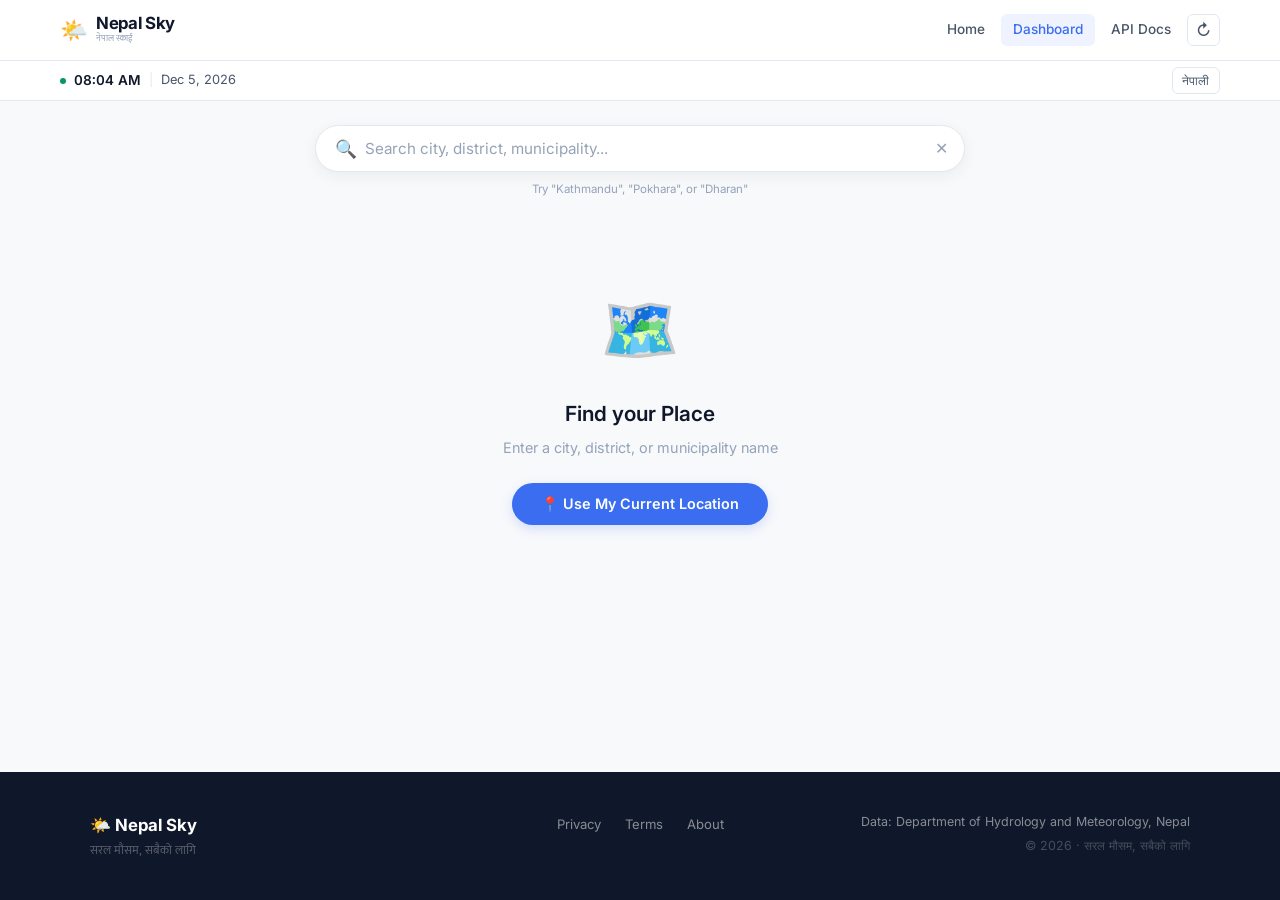
<file: dashboard.html>
<!doctype html>
<html lang="ne" dir="ltr">
  <head>
    <meta charset="UTF-8" />
    <meta
      name="viewport"
      content="width=device-width, initial-scale=1.0, viewport-fit=cover"
    />

    <!-- SEO Meta Tags -->
    <title>
      Nepal Sky — Dashboard | Real-Time Nepal Weather
    </title>
    <meta
      name="description"
      content="Get real-time weather forecasts for any city in Nepal. Hourly updates, 3-day predictions, and simple weather explanations. Bilingual (Nepali & English)."
    />
    <meta
      name="keywords"
      content="Nepal weather dashboard, weather search Nepal, Kathmandu weather, Pokhara weather, Nepal temperature today, live weather Nepal"
    />
    <meta name="author" content="Nepal Sky" />
    <meta name="robots" content="index, follow" />
    <link rel="canonical" href="https://nepalsky.laxman-poudel.com.np/dashboard.html" />

    <!-- Open Graph -->
    <meta property="og:type" content="website" />
    <meta property="og:site_name" content="Nepal Sky" />
    <meta property="og:title" content="Nepal Sky Dashboard — Real-Time Weather" />
    <meta
      property="og:description"
      content="Search and explore real-time weather for any location in Nepal."
    />
    <meta property="og:url" content="https://nepalsky.laxman-poudel.com.np/dashboard.html" />
    <meta
      property="og:image"
      content="https://nepalsky.laxman-poudel.com.np/favicon/android-chrome-512x512.png"
    />
    <meta property="og:locale" content="ne_NP" />

    <!-- Twitter Card -->
    <meta name="twitter:card" content="summary_large_image" />
    <meta name="twitter:title" content="Nepal Sky Dashboard — Real-Time Weather" />
    <meta
      name="twitter:description"
      content="Search and explore real-time weather for any location in Nepal."
    />
    <meta
      name="twitter:image"
      content="https://nepalsky.laxman-poudel.com.np/favicon/android-chrome-512x512.png"
    />

    <!-- Favicon -->
    <link rel="icon" type="image/x-icon" href="/favicon/favicon.ico" />
    <link
      rel="icon"
      type="image/png"
      sizes="16x16"
      href="/favicon/favicon-16x16.png"
    />
    <link
      rel="icon"
      type="image/png"
      sizes="32x32"
      href="/favicon/favicon-32x32.png"
    />
    <link
      rel="icon"
      type="image/png"
      sizes="48x48"
      href="/favicon/favicon-48x48.png"
    />
    <link rel="icon" type="image/svg+xml" href="/favicon/favicon.svg" />
    <link
      rel="apple-touch-icon"
      sizes="180x180"
      href="/favicon/apple-touch-icon.png"
    />
    
    <!-- PWA Manifest -->
    <link rel="manifest" href="/manifest.json" />
    
    <!-- Theme Color -->
    <meta name="theme-color" content="#3b6df0" />
    <meta name="msapplication-TileColor" content="#3b6df0" />

    <!-- PWA Meta Tags -->
    <meta name="mobile-web-app-capable" content="yes" />
    <meta name="apple-mobile-web-app-capable" content="yes" />
    <meta
      name="apple-mobile-web-app-status-bar-style"
      content="black-translucent"
    />
    <meta name="apple-mobile-web-app-title" content="Nepal Sky" />

    <!-- Fonts -->
    <link rel="preconnect" href="https://fonts.googleapis.com" />
    <link rel="preconnect" href="https://fonts.gstatic.com" crossorigin />
    <link
      href="https://fonts.googleapis.com/css2?family=Inter:wght@300;400;500;600;700;800;900&family=Mukta:wght@300;400;500;600;700;800&display=swap"
      rel="stylesheet"
    />
    
    <!-- Dashboard CSS -->
    <link rel="stylesheet" href="dashboard.css" />
  </head>
  <body>
    <nav class="navbar">
      <div class="nav-container">
        <a href="index.html" class="logo">
          <span class="logo-icon">🌤️</span>
          <div class="logo-text-group">
            <span class="logo-text">Nepal Sky</span>
            <span class="logo-subtitle">नेपाल स्काई</span>
          </div>
        </a>
        <button class="hamburger" id="hamburger" aria-label="Menu">
          <span></span><span></span><span></span>
        </button>
        <div class="nav-menu" id="navMenu">
          <a href="index.html" class="nav-link">Home</a>
          <a href="dashboard.html" class="nav-link active">Dashboard</a>
          <a href="api-docs.html" class="nav-link">API Docs</a>
          <button class="nav-btn refresh-btn" id="refreshBtn" title="Refresh">
            ↻
          </button>
        </div>
      </div>
    </nav>

    <div class="clock-bar">
      <div class="clock-bar-inner">
        <div class="clock-left">
          <span class="clock-live-dot"></span>
          <span id="dashClock" class="clock-time">--:--</span>
          <span class="clock-divider">|</span>
          <span id="dashDate" class="clock-date">--</span>
        </div>
        <div class="clock-right">
          <button class="nav-btn lang-btn" id="langBtn">नेपाली</button>
        </div>
      </div>
    </div>

    <div class="search-section">
      <div class="search-container" id="searchContainer">
        <div class="search-input-wrapper">
          <span class="search-icon-main">🔍</span>
          <input
            type="text"
            class="search-input-main"
            id="searchInput"
            placeholder="Search any place in Nepal..."
            autocomplete="off"
            aria-label="Search locations in Nepal"
            aria-expanded="false"
            aria-controls="searchResults"
            role="combobox"
          />
          <button
            class="search-clear-main"
            id="searchClearBtn"
            aria-label="Clear search"
            style="display: flex"
          >
            ✕
          </button>
          <div
            class="search-spinner"
            id="searchSpinner"
            style="display: none"
          ></div>
        </div>
        <div
          class="search-results-panel"
          id="searchResults"
          role="listbox"
          aria-label="Search results"
        >
          <div
            class="search-recent-section"
            id="searchRecentSection"
            style="display: none"
          >
            <div class="recent-header">
              <span class="recent-label">Recently searched</span>
              <button class="recent-clear-btn" id="recentClearBtn">
                Clear all
              </button>
            </div>
            <div class="recent-chips" id="recentChips"></div>
          </div>
        </div>
      </div>
      <div class="search-hint" id="searchHint">
        Try "Kathmandu", "Pokhara", "Dharan", "Biratnagar"
      </div>
    </div>

    <div class="dash-container">
      <div id="emptyState" class="empty-state-dash">
        <div class="empty-icon">🗺️</div>
        <h3>Find your Place</h3>
        <p>Enter a city, district, or municipality name to get started</p>
        <button class="btn-use-location" id="btnUseLocation">
          📍 Use My Current Location
        </button>
      </div>

      <div id="dashContent" class="dash-content-wrap" style="display: none">
        <div class="weather-hero" id="weatherHero">
          <div class="wh-bg" id="whBg"></div>
          <div class="wh-inner">
            <div class="wh-header">
              <div class="wh-location">
                <span class="wh-loc-icon">📍</span>
                <h1 class="wh-loc-name" id="whLocation">--</h1>
                <span class="wh-loc-region" id="whProvince">--</span>
              </div>
            </div>
            <div class="wh-body">
              <div class="wh-temp-col">
                <div class="wh-temp-icon" id="whIcon">🌤️</div>
                <div class="wh-temp-main" id="whTemp">--°</div>
                <div class="wh-temp-hilo">
                  <span>H: <strong id="whHigh">--°</strong></span
                  ><span class="wh-hilo-sep">|</span
                  ><span>L: <strong id="whLow">--°</strong></span>
                </div>
                <div class="wh-temp-feels" id="whFeels">Feels like --°</div>
              </div>
              <div class="wh-metrics-col">
                <div class="wh-metric">
                  <span class="wh-metric-icon">🌡️</span>
                  <div>
                    <span class="wh-metric-label">Condition</span
                    ><span class="wh-metric-val" id="whCondition">--</span>
                  </div>
                </div>
                <div class="wh-metric">
                  <span class="wh-metric-icon">💧</span>
                  <div>
                    <span class="wh-metric-label">Rain</span
                    ><span class="wh-metric-val" id="whRain">--%</span>
                  </div>
                </div>
                <div class="wh-metric">
                  <span class="wh-metric-icon">💨</span>
                  <div>
                    <span class="wh-metric-label">Wind</span
                    ><span class="wh-metric-val" id="whWind">--</span>
                  </div>
                </div>
                <div class="wh-metric">
                  <span class="wh-metric-icon">💦</span>
                  <div>
                    <span class="wh-metric-label">Humidity</span
                    ><span class="wh-metric-val" id="whHumidity">--%</span>
                  </div>
                </div>
              </div>
            </div>
            <div class="wh-footer">
              <div class="wh-sun">
                <span>🌅 <strong id="whSunrise">--:--</strong></span
                ><span>🌇 <strong id="whSunset">--:--</strong></span>
              </div>
              <div class="wh-advice" id="whAdvice">💡 Loading...</div>
            </div>
          </div>
        </div>
        <div class="section-card">
          <h3 class="section-title">Through the Day</h3>
          <div class="timeline-grid" id="timelineGrid"></div>
        </div>
        <div class="section-card">
          <h3 class="section-title">Hourly Forecast</h3>
          <div class="hourly-wrap" id="hourlyWrap"></div>
        </div>
        <div class="section-card card-dark">
          <h3 class="section-title section-title-light">
            Weather in Simple Words
          </h3>
          <div class="simple-words-new" id="simpleWordsNew"></div>
        </div>
      </div>
    </div>

    <footer class="footer">
      <div class="footer-container">
        <div class="footer-left">
          <span class="footer-logo">🌤️ Nepal Sky</span>
          <p class="footer-tagline">सरल मौसम, सबैको लागि</p>
        </div>
        <div class="footer-center">
          <div class="trust-items">
            <a href="privacy.html" class="footer-link">Privacy</a
            ><a href="terms.html" class="footer-link">Terms</a
            ><a href="about.html" class="footer-link">About</a>
          </div>
        </div>
        <div class="footer-right">
          <p>Data: Department of Hydrology and Meteorology, Nepal</p>
          <p class="footer-small">© 2026 · सरल मौसम, सबैको लागि</p>
        </div>
      </div>
    </footer>

    <script src="dashboard.js"></script>
    <script>
    if('serviceWorker' in navigator) {
        navigator.serviceWorker.register('/sw.js').catch(() => {});
    }
</script>
  </body>
</html>
</file>
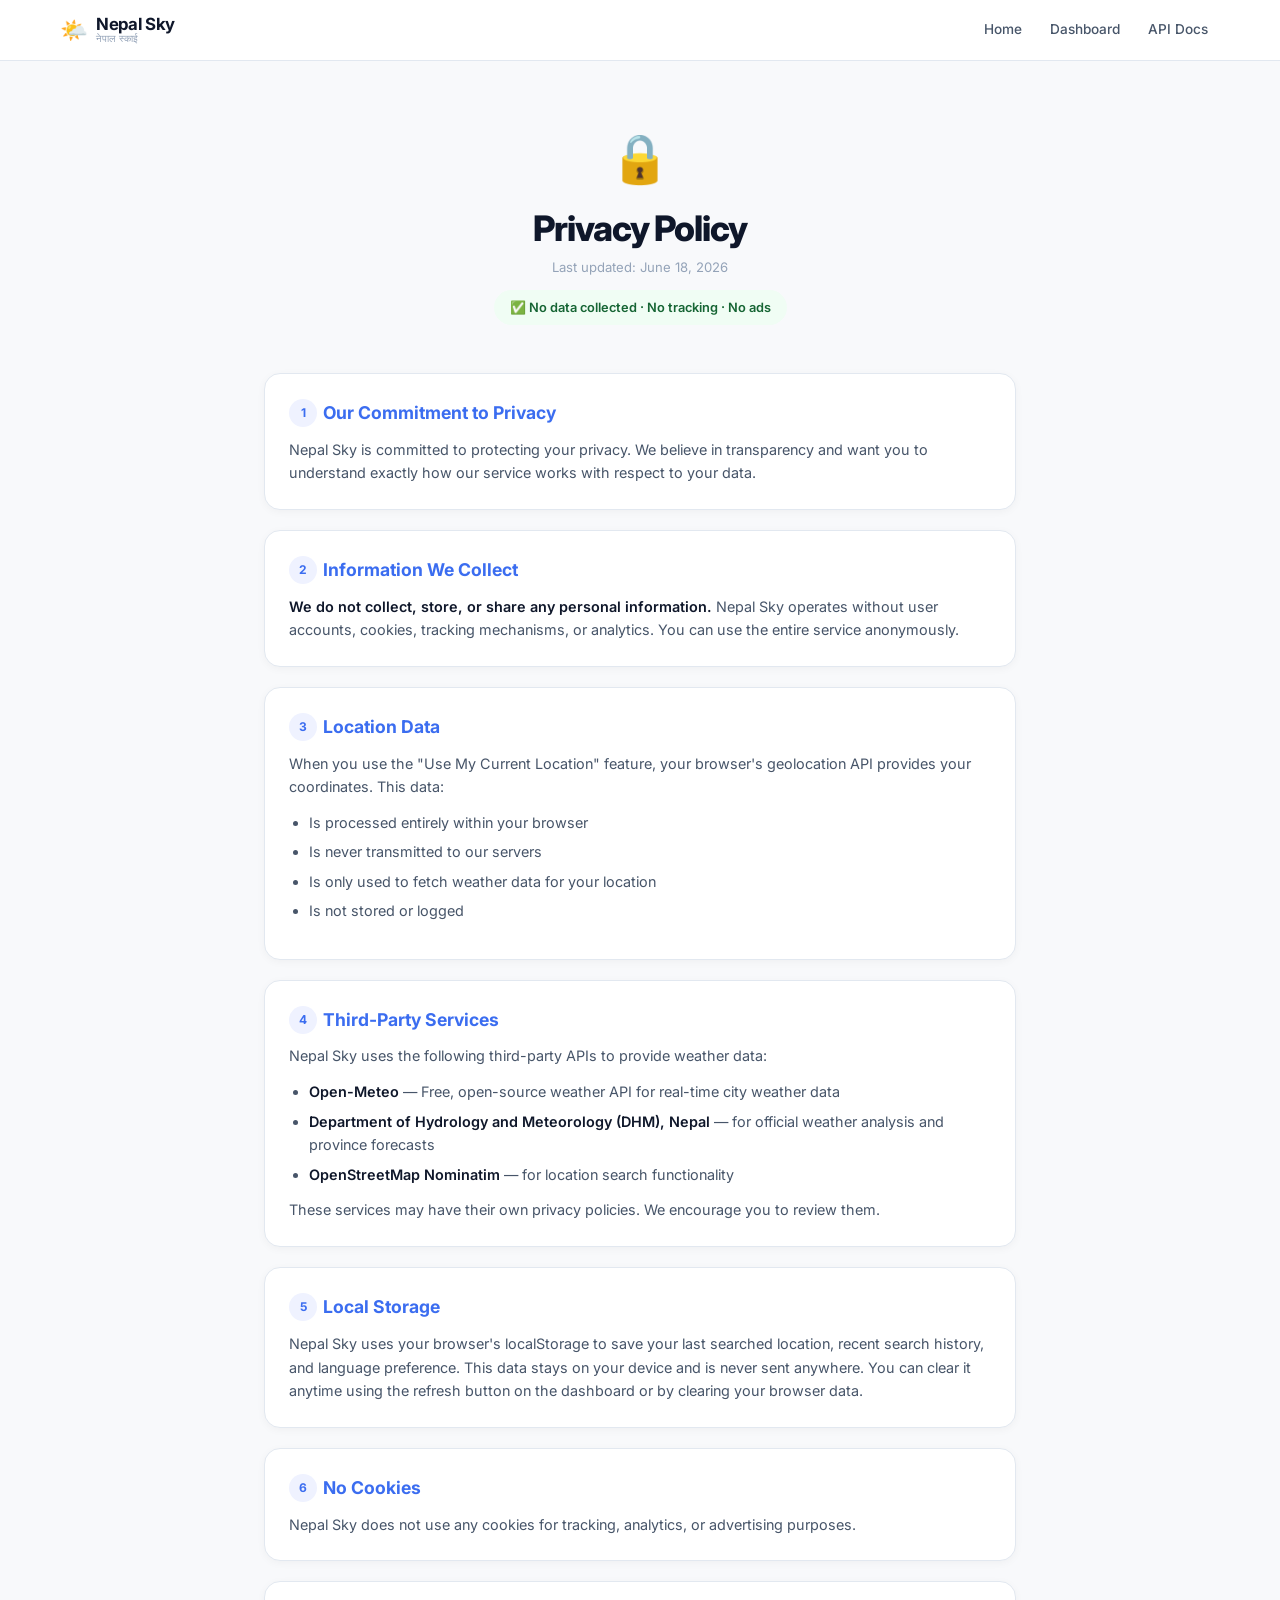
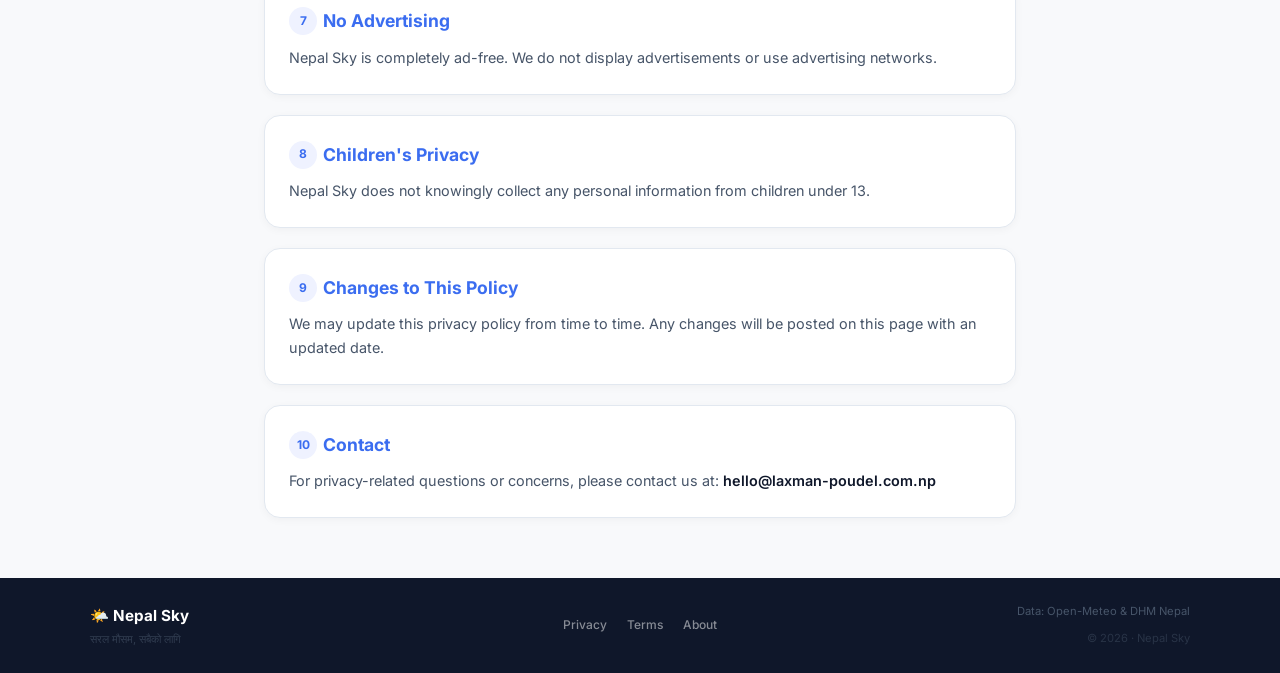
<file: privacy.html>
<!doctype html>
<html lang="en" dir="ltr">
  <head>
    <meta charset="UTF-8" />
    <meta
      name="viewport"
      content="width=device-width, initial-scale=1.0, viewport-fit=cover"
    />

    <!-- SEO Meta Tags -->
    <title>Privacy Policy — Nepal Sky | We Don't Collect Your Data</title>
    <meta
      name="description"
      content="Privacy Policy for Nepal Sky - We do not collect, store, or share any personal information. No cookies, no tracking, no ads. Your weather data stays private."
    />
    <meta
      name="keywords"
      content="Nepal Sky privacy, weather app privacy, no tracking weather, private weather app Nepal"
    />
    <meta name="author" content="Nepal Sky" />
    <meta name="robots" content="index, follow" />
    <link
      rel="canonical"
      href="https://nepalsky.laxman-poudel.com.np/privacy.html"
    />

    <!-- Open Graph -->
    <meta property="og:type" content="website" />
    <meta property="og:site_name" content="Nepal Sky" />
    <meta property="og:title" content="Privacy Policy — Nepal Sky" />
    <meta
      property="og:description"
      content="We do not collect, store, or share any personal information. Your privacy is protected."
    />
    <meta
      property="og:url"
      content="https://nepalsky.laxman-poudel.com.np/privacy.html"
    />
    <meta
      property="og:image"
      content="https://nepalsky.laxman-poudel.com.np/favicon/android-chrome-512x512.png"
    />

    <!-- Twitter Card -->
    <meta name="twitter:card" content="summary" />
    <meta name="twitter:title" content="Privacy Policy — Nepal Sky" />
    <meta
      name="twitter:description"
      content="We do not collect, store, or share any personal information."
    />
    <meta
      name="twitter:image"
      content="https://nepalsky.laxman-poudel.com.np/favicon/android-chrome-512x512.png"
    />

    <!-- Favicon -->
    <link rel="icon" type="image/x-icon" href="/favicon/favicon.ico" />
    <link rel="icon" type="image/png" sizes="16x16" href="/favicon/favicon-16x16.png" />
    <link rel="icon" type="image/png" sizes="32x32" href="/favicon/favicon-32x32.png" />
    <link rel="icon" type="image/png" sizes="48x48" href="/favicon/favicon-48x48.png" />
    <link rel="icon" type="image/svg+xml" href="/favicon/favicon.svg" />
    <link rel="apple-touch-icon" sizes="180x180" href="/favicon/apple-touch-icon.png" />
    
    <!-- PWA Manifest -->
    <link rel="manifest" href="/manifest.json" />
    
    <!-- Theme Color -->
    <meta name="theme-color" content="#3b6df0" />
    <meta name="msapplication-TileColor" content="#3b6df0" />

    <!-- PWA Meta Tags -->
    <meta name="mobile-web-app-capable" content="yes" />
    <meta name="apple-mobile-web-app-capable" content="yes" />
    <meta name="apple-mobile-web-app-status-bar-style" content="black-translucent" />
    <meta name="apple-mobile-web-app-title" content="Nepal Sky" />

    <!-- Fonts -->
    <link rel="preconnect" href="https://fonts.googleapis.com" />
    <link rel="preconnect" href="https://fonts.gstatic.com" crossorigin />
    <link
      href="https://fonts.googleapis.com/css2?family=Inter:wght@300;400;500;600;700;800;900&family=Mukta:wght@300;400;500;600;700;800&display=swap"
      rel="stylesheet"
    />

    <style>
      :root {
        --bg: #f8f9fb;
        --surface: #ffffff;
        --surface-dark: #0f172a;
        --text: #0f172a;
        --text-secondary: #475569;
        --text-muted: #94a3b8;
        --border: #e2e8f0;
        --accent: #3b6df0;
        --accent-light: #eff2ff;
        --accent-dark: #2554d0;
        --green: #22c55e;
        --green-light: #f0fdf4;
        --radius: 16px;
        --radius-sm: 10px;
        --shadow: 0 2px 8px rgba(0, 0, 0, 0.04);
        --shadow-md: 0 4px 16px rgba(0, 0, 0, 0.06);
        --font: "Inter", -apple-system, sans-serif;
        --font-np: "Mukta", sans-serif;
      }
      
      *,
      *::before,
      *::after {
        margin: 0;
        padding: 0;
        box-sizing: border-box;
      }
      
      html {
        font-size: 16px;
        scroll-behavior: smooth;
        -webkit-text-size-adjust: 100%;
      }
      
      body {
        font-family: var(--font);
        background: var(--bg);
        color: var(--text);
        line-height: 1.7;
        -webkit-font-smoothing: antialiased;
        min-height: 100vh;
        display: flex;
        flex-direction: column;
        overflow-x: hidden;
      }

      /* NAVBAR */
      .navbar {
        position: sticky;
        top: 0;
        z-index: 100;
        background: rgba(255, 255, 255, 0.95);
        backdrop-filter: blur(16px);
        -webkit-backdrop-filter: blur(16px);
        border-bottom: 1px solid var(--border);
        flex-shrink: 0;
      }
      .nav-container {
        max-width: 1200px;
        margin: 0 auto;
        padding: 0 1.25rem;
        display: flex;
        align-items: center;
        justify-content: space-between;
        height: 60px;
      }
      .logo {
        display: flex;
        align-items: center;
        gap: 0.5rem;
        text-decoration: none;
        color: var(--text);
      }
      .logo-icon {
        font-size: 1.4rem;
      }
      .logo-text-group {
        display: flex;
        flex-direction: column;
        line-height: 1.1;
      }
      .logo-text {
        font-size: 1.05rem;
        font-weight: 700;
        letter-spacing: -0.02em;
      }
      .logo-tagline {
        font-size: 0.6rem;
        color: var(--text-muted);
        font-weight: 400;
      }
      .hamburger {
        display: none;
        background: none;
        border: none;
        cursor: pointer;
        padding: 0.4rem;
        flex-direction: column;
        gap: 4px;
        z-index: 101;
      }
      .hamburger span {
        display: block;
        width: 20px;
        height: 2px;
        background: var(--text);
        border-radius: 2px;
        transition: all 0.2s;
      }
      .hamburger.active span:nth-child(1) {
        transform: rotate(45deg) translate(4px, 4px);
      }
      .hamburger.active span:nth-child(2) {
        opacity: 0;
      }
      .hamburger.active span:nth-child(3) {
        transform: rotate(-45deg) translate(4px, -4px);
      }
      .nav-menu {
        display: flex;
        align-items: center;
        gap: 0.25rem;
      }
      .nav-link {
        text-decoration: none;
        color: var(--text-secondary);
        font-size: 0.85rem;
        font-weight: 500;
        padding: 0.35rem 0.75rem;
        border-radius: 6px;
        transition: all 0.15s;
      }
      .nav-link:hover {
        color: var(--accent);
        background: var(--accent-light);
      }

      /* MAIN */
      .container {
        max-width: 800px;
        margin: 0 auto;
        padding: 2.5rem 1.5rem;
        flex: 1;
        width: 100%;
      }

      /* PRIVACY HERO */
      .privacy-hero {
        text-align: center;
        margin-bottom: 2rem;
        padding: 1rem 0;
      }
      .privacy-icon {
        font-size: 3rem;
        margin-bottom: 0.5rem;
      }
      h1 {
        font-size: clamp(1.6rem, 3vw, 2.2rem);
        font-weight: 800;
        margin-bottom: 0.5rem;
        letter-spacing: -0.03em;
        line-height: 1.2;
      }
      .last-updated {
        color: var(--text-muted);
        font-size: 0.82rem;
        margin-bottom: 0;
      }
      .privacy-badge {
        display: inline-block;
        background: var(--green-light);
        color: #166534;
        padding: 0.4rem 1rem;
        border-radius: 50px;
        font-size: 0.8rem;
        font-weight: 600;
        margin-top: 0.75rem;
      }

      /* CONTENT */
      .policy-card {
        background: var(--surface);
        border: 1px solid var(--border);
        border-radius: var(--radius);
        padding: 1.5rem;
        margin-bottom: 1.25rem;
        box-shadow: var(--shadow);
      }
      h2 {
        font-size: 1.1rem;
        font-weight: 700;
        color: var(--accent);
        margin-bottom: 0.6rem;
        display: flex;
        align-items: center;
        gap: 0.4rem;
      }
      h2 .section-num {
        background: var(--accent-light);
        color: var(--accent);
        width: 28px;
        height: 28px;
        border-radius: 50%;
        display: flex;
        align-items: center;
        justify-content: center;
        font-size: 0.75rem;
        font-weight: 700;
        flex-shrink: 0;
      }
      p {
        color: var(--text-secondary);
        margin-bottom: 0.75rem;
        font-size: 0.9rem;
        line-height: 1.65;
      }
      p:last-child {
        margin-bottom: 0;
      }
      ul {
        margin: 0.5rem 0 0.75rem 1.25rem;
        color: var(--text-secondary);
        font-size: 0.9rem;
        line-height: 1.65;
      }
      li {
        margin-bottom: 0.35rem;
      }
      li:last-child {
        margin-bottom: 0;
      }
      strong {
        color: var(--text);
        font-weight: 600;
      }
      a {
        color: var(--accent);
        text-decoration: none;
        font-weight: 500;
      }
      a:hover {
        text-decoration: underline;
      }

      /* FOOTER */
      .footer {
        background: var(--surface-dark);
        color: rgba(255, 255, 255, 0.5);
        padding: 1.5rem;
        text-align: center;
        flex-shrink: 0;
      }
      .footer-container {
        max-width: 1100px;
        margin: 0 auto;
        display: grid;
        grid-template-columns: 1fr auto 1fr;
        align-items: center;
        gap: 1.5rem;
      }
      .footer-left {
        text-align: left;
      }
      .footer-logo {
        font-size: 0.95rem;
        font-weight: 700;
        color: #fff;
      }
      .footer-tagline {
        font-size: 0.68rem;
        opacity: 0.6;
        margin-top: 0.1rem;
      }
      .footer-center {
        text-align: center;
        display: flex;
        justify-content: center;
      }
      .trust-items {
        display: flex;
        gap: 1.25rem;
        flex-wrap: wrap;
        justify-content: center;
      }
      .footer-link {
        color: rgba(255, 255, 255, 0.5);
        text-decoration: none;
        font-size: 0.75rem;
        transition: color 0.15s;
        white-space: nowrap;
      }
      .footer-link:hover {
        color: #fff;
      }
      .footer-right {
        text-align: right;
      }
      .footer-right p {
        font-size: 0.7rem;
        line-height: 1.4;
      }
      .footer-small {
        opacity: 0.45;
        font-size: 0.65rem;
        margin-top: 0.1rem;
      }

      /* ============================================ */
      /* RESPONSIVE STYLES                            */
      /* ============================================ */

      /* Tablet */
      @media (max-width: 768px) {
        .nav-container {
          padding: 0 1rem;
          position: relative;
        }
        .logo-text {
          font-size: 0.95rem;
        }
        .logo-tagline {
          font-size: 0.55rem;
        }
        .hamburger {
          display: flex;
        }
        .nav-menu {
          display: none;
          position: absolute;
          top: 60px;
          left: 0;
          right: 0;
          background: var(--surface);
          border-bottom: 1px solid var(--border);
          padding: 0.75rem 1rem;
          flex-direction: column;
          align-items: stretch;
          gap: 0.2rem;
          box-shadow: var(--shadow-md);
        }
        .nav-menu.open {
          display: flex;
        }
        .nav-link {
          padding: 0.5rem 0.75rem;
          font-size: 0.88rem;
        }

        .container {
          padding: 2rem 1rem;
        }

        .privacy-hero {
          margin-bottom: 1.5rem;
        }
        .privacy-icon {
          font-size: 2.5rem;
        }
        h1 {
          font-size: 1.5rem;
        }

        .policy-card {
          padding: 1.25rem;
          border-radius: var(--radius-sm);
        }
        h2 {
          font-size: 1rem;
        }
        h2 .section-num {
          width: 24px;
          height: 24px;
          font-size: 0.7rem;
        }
        p, ul {
          font-size: 0.85rem;
        }

        .footer {
          padding: 1.25rem 1rem;
        }
        .footer-container {
          grid-template-columns: 1fr;
          text-align: center;
          gap: 0.75rem;
        }
        .footer-left,
        .footer-right {
          text-align: center;
        }
        .footer-logo {
          font-size: 0.9rem;
        }
      }

      /* Mobile */
      @media (max-width: 480px) {
        .container {
          padding: 1.5rem 0.75rem;
        }

        h1 {
          font-size: 1.3rem;
        }
        .privacy-badge {
          font-size: 0.72rem;
          padding: 0.3rem 0.8rem;
        }

        .policy-card {
          padding: 1rem;
          margin-bottom: 1rem;
        }
        h2 {
          font-size: 0.95rem;
        }
        p, ul {
          font-size: 0.82rem;
        }

        .trust-items {
          gap: 0.75rem;
        }
        .footer-link {
          font-size: 0.7rem;
        }
      }

      /* Very Small Screens */
      @media (max-width: 360px) {
        h1 {
          font-size: 1.15rem;
        }
        .policy-card {
          padding: 0.85rem;
        }
        h2 {
          font-size: 0.88rem;
        }
        p, ul {
          font-size: 0.78rem;
        }
      }
    </style>
  </head>
  <body>
    <!-- NAVBAR -->
    <nav class="navbar">
      <div class="nav-container">
        <a href="index.html" class="logo">
          <span class="logo-icon">🌤️</span>
          <div class="logo-text-group">
            <span class="logo-text">Nepal Sky</span>
            <span class="logo-tagline">नेपाल स्काई</span>
          </div>
        </a>
        <button class="hamburger" id="hamburger" aria-label="Menu">
          <span></span><span></span><span></span>
        </button>
        <div class="nav-menu" id="navMenu">
          <a href="index.html" class="nav-link">Home</a>
          <a href="dashboard.html" class="nav-link">Dashboard</a>
          <a href="api-docs.html" class="nav-link">API Docs</a>
        </div>
      </div>
    </nav>

    <!-- MAIN CONTENT -->
    <div class="container">
      <div class="privacy-hero">
        <div class="privacy-icon">🔒</div>
        <h1>Privacy Policy</h1>
        <p class="last-updated">Last updated: June 18, 2026</p>
        <span class="privacy-badge">✅ No data collected · No tracking · No ads</span>
      </div>

      <div class="policy-card">
        <h2><span class="section-num">1</span> Our Commitment to Privacy</h2>
        <p>
          Nepal Sky is committed to protecting your privacy. We believe in
          transparency and want you to understand exactly how our service works
          with respect to your data.
        </p>
      </div>

      <div class="policy-card">
        <h2><span class="section-num">2</span> Information We Collect</h2>
        <p>
          <strong>We do not collect, store, or share any personal information.</strong>
          Nepal Sky operates without user accounts, cookies, tracking mechanisms,
          or analytics. You can use the entire service anonymously.
        </p>
      </div>

      <div class="policy-card">
        <h2><span class="section-num">3</span> Location Data</h2>
        <p>
          When you use the "Use My Current Location" feature, your browser's
          geolocation API provides your coordinates. This data:
        </p>
        <ul>
          <li>Is processed entirely within your browser</li>
          <li>Is never transmitted to our servers</li>
          <li>Is only used to fetch weather data for your location</li>
          <li>Is not stored or logged</li>
        </ul>
      </div>

      <div class="policy-card">
        <h2><span class="section-num">4</span> Third-Party Services</h2>
        <p>
          Nepal Sky uses the following third-party APIs to provide weather data:
        </p>
        <ul>
          <li>
            <strong>Open-Meteo</strong> — Free, open-source weather API for real-time city weather data
          </li>
          <li>
            <strong>Department of Hydrology and Meteorology (DHM), Nepal</strong>
            — for official weather analysis and province forecasts
          </li>
          <li>
            <strong>OpenStreetMap Nominatim</strong> — for location search
            functionality
          </li>
        </ul>
        <p>
          These services may have their own privacy policies. We encourage you to
          review them.
        </p>
      </div>

      <div class="policy-card">
        <h2><span class="section-num">5</span> Local Storage</h2>
        <p>
          Nepal Sky uses your browser's localStorage to save your last searched
          location, recent search history, and language preference. This data stays on your device and
          is never sent anywhere. You can clear it anytime using the refresh
          button on the dashboard or by clearing your browser data.
        </p>
      </div>

      <div class="policy-card">
        <h2><span class="section-num">6</span> No Cookies</h2>
        <p>
          Nepal Sky does not use any cookies for tracking, analytics, or
          advertising purposes.
        </p>
      </div>

      <div class="policy-card">
        <h2><span class="section-num">7</span> No Advertising</h2>
        <p>
          Nepal Sky is completely ad-free. We do not display advertisements or use
          advertising networks.
        </p>
      </div>

      <div class="policy-card">
        <h2><span class="section-num">8</span> Children's Privacy</h2>
        <p>
          Nepal Sky does not knowingly collect any personal information from
          children under 13.
        </p>
      </div>

      <div class="policy-card">
        <h2><span class="section-num">9</span> Changes to This Policy</h2>
        <p>
          We may update this privacy policy from time to time. Any changes will be
          posted on this page with an updated date.
        </p>
      </div>

      <div class="policy-card">
        <h2><span class="section-num">10</span> Contact</h2>
        <p>
          For privacy-related questions or concerns, please contact us at:
          <strong>hello@laxman-poudel.com.np</strong>
        </p>
      </div>
    </div>

    <!-- FOOTER -->
    <footer class="footer">
      <div class="footer-container">
        <div class="footer-left">
          <span class="footer-logo">🌤️ Nepal Sky</span>
          <p class="footer-tagline">सरल मौसम, सबैको लागि</p>
        </div>
        <div class="footer-center">
          <div class="trust-items">
            <a href="privacy.html" class="footer-link">Privacy</a>
            <a href="terms.html" class="footer-link">Terms</a>
            <a href="about.html" class="footer-link">About</a>
          </div>
        </div>
        <div class="footer-right">
          <p>Data: Open-Meteo & DHM Nepal</p>
          <p class="footer-small">© 2026 · Nepal Sky</p>
        </div>
      </div>
    </footer>

    <script>
      // Mobile menu
      const menuBtn = document.getElementById("hamburger");
      const navMenu = document.getElementById("navMenu");
      if (menuBtn && navMenu) {
        menuBtn.addEventListener("click", (e) => {
          e.stopPropagation();
          menuBtn.classList.toggle("active");
          navMenu.classList.toggle("open");
        });
        navMenu.querySelectorAll("a").forEach((el) =>
          el.addEventListener("click", () => {
            menuBtn.classList.remove("active");
            navMenu.classList.remove("open");
          })
        );
        document.addEventListener("click", (e) => {
          if (
            !e.target.closest(".navbar") &&
            navMenu.classList.contains("open")
          ) {
            menuBtn.classList.remove("active");
            navMenu.classList.remove("open");
          }
        });
      }
    </script>
    
    <script>
      if ('serviceWorker' in navigator) {
        window.addEventListener('load', () => {
          navigator.serviceWorker.register('/sw.js')
            .then(registration => console.log('SW registered:', registration.scope))
            .catch(error => console.log('SW registration failed:', error));
        });
      }
    </script>
  </body>
</html>
</file>
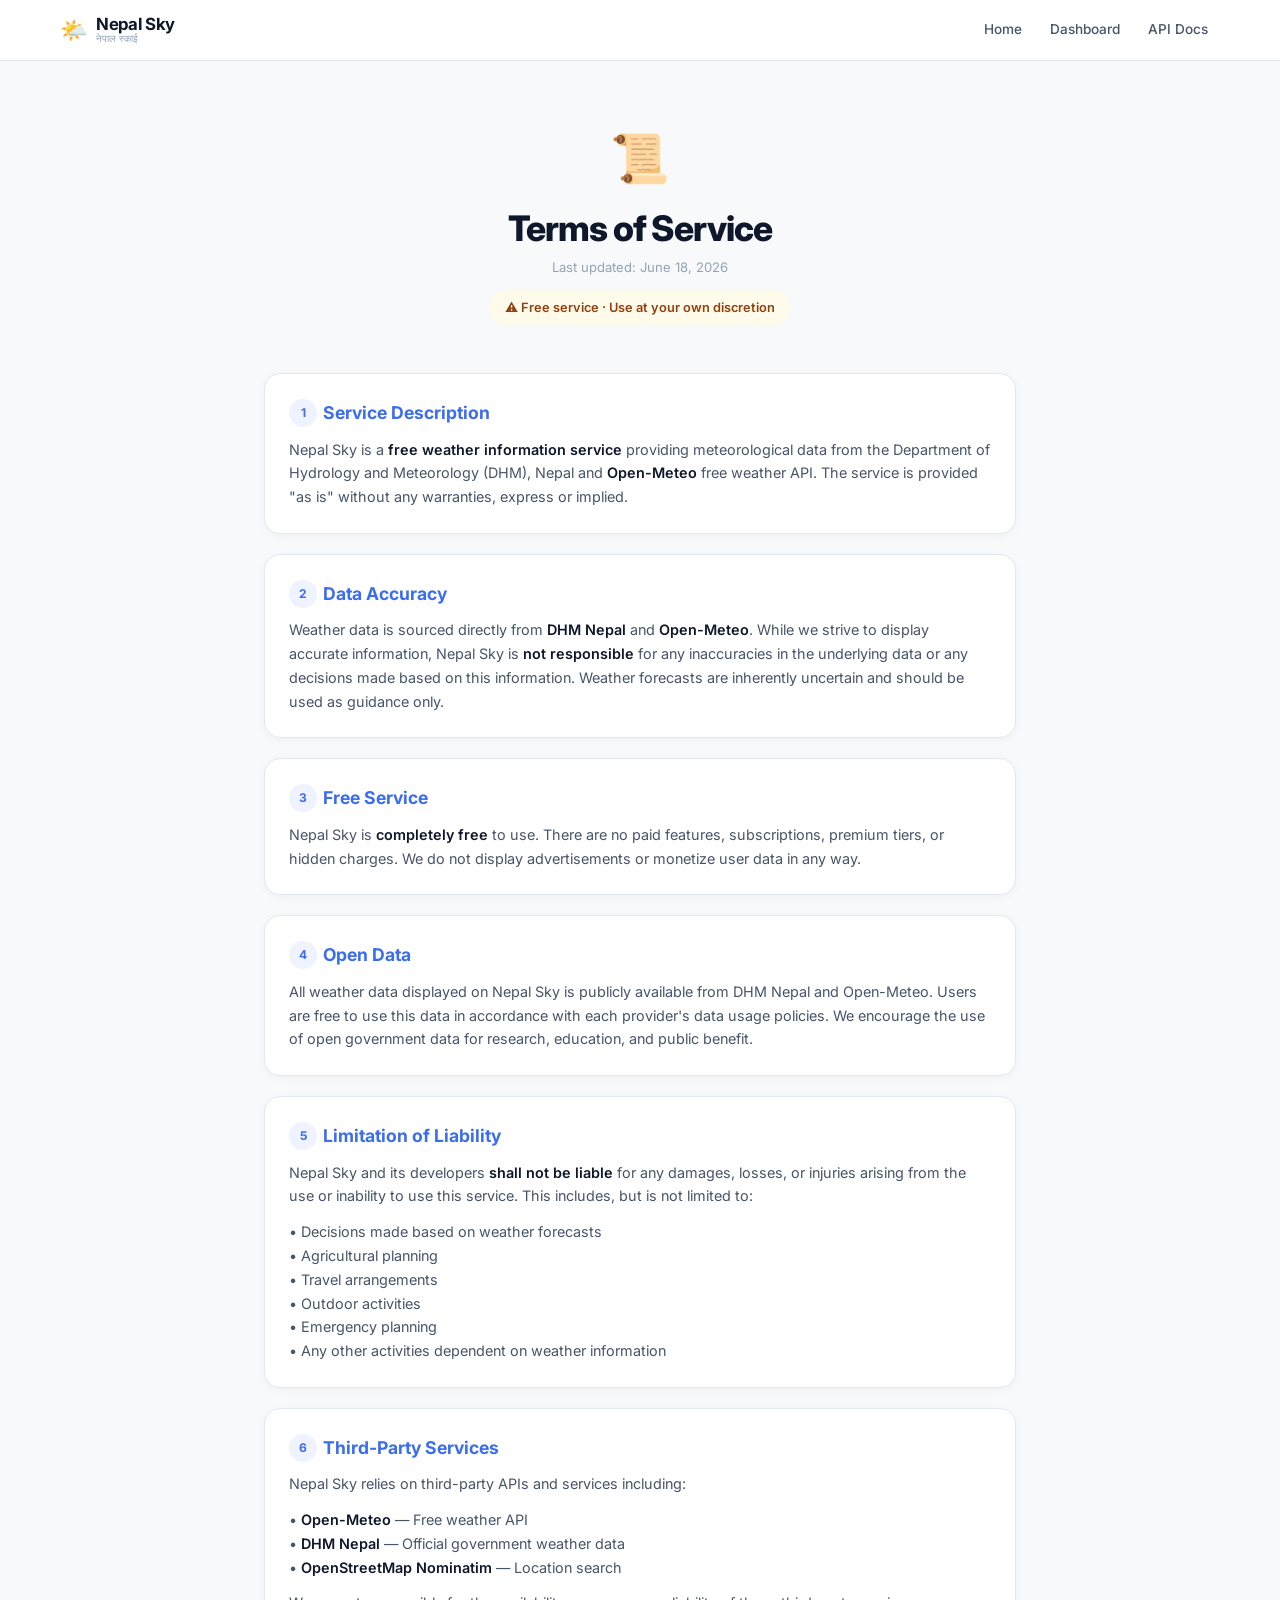
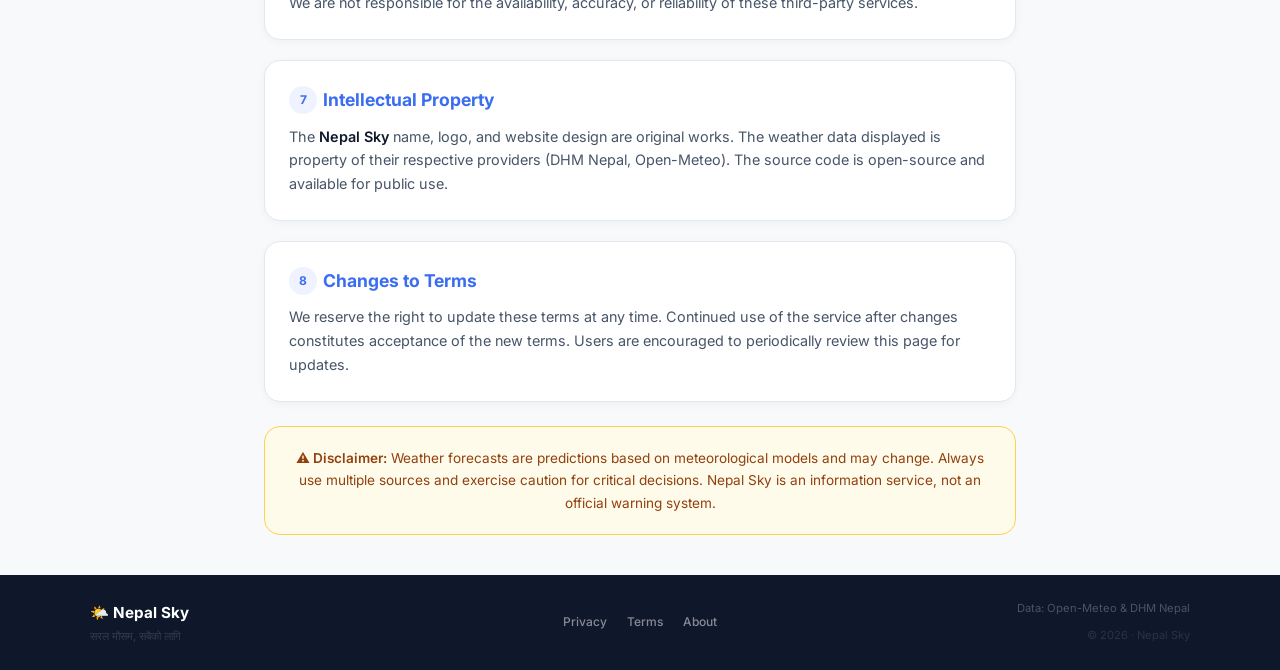
<file: terms.html>
<!doctype html>
<html lang="en" dir="ltr">
  <head>
    <meta charset="UTF-8" />
    <meta
      name="viewport"
      content="width=device-width, initial-scale=1.0, viewport-fit=cover"
    />

    <!-- SEO Meta Tags -->
    <title>Terms of Service — Nepal Sky | Free Weather Information</title>
    <meta
      name="description"
      content="Terms of Service for Nepal Sky - Free weather information service. Read our terms before using the platform. Open data, no warranties, no ads."
    />
    <meta
      name="keywords"
      content="Nepal Sky terms, weather service terms, free weather terms, Nepal weather legal"
    />
    <meta name="author" content="Nepal Sky" />
    <meta name="robots" content="index, follow" />
    <link
      rel="canonical"
      href="https://nepalsky.laxman-poudel.com.np/terms.html"
    />

    <!-- Open Graph -->
    <meta property="og:type" content="website" />
    <meta property="og:site_name" content="Nepal Sky" />
    <meta property="og:title" content="Terms of Service — Nepal Sky" />
    <meta
      property="og:description"
      content="Free weather information service. Read our terms before using the platform."
    />
    <meta
      property="og:url"
      content="https://nepalsky.laxman-poudel.com.np/terms.html"
    />
    <meta
      property="og:image"
      content="https://nepalsky.laxman-poudel.com.np/favicon/android-chrome-512x512.png"
    />

    <!-- Twitter Card -->
    <meta name="twitter:card" content="summary" />
    <meta name="twitter:title" content="Terms of Service — Nepal Sky" />
    <meta
      name="twitter:description"
      content="Free weather information service. Read our terms."
    />
    <meta
      name="twitter:image"
      content="https://nepalsky.laxman-poudel.com.np/favicon/android-chrome-512x512.png"
    />

    <!-- Favicon -->
    <link rel="icon" type="image/x-icon" href="/favicon/favicon.ico" />
    <link rel="icon" type="image/png" sizes="16x16" href="/favicon/favicon-16x16.png" />
    <link rel="icon" type="image/png" sizes="32x32" href="/favicon/favicon-32x32.png" />
    <link rel="icon" type="image/png" sizes="48x48" href="/favicon/favicon-48x48.png" />
    <link rel="icon" type="image/svg+xml" href="/favicon/favicon.svg" />
    <link rel="apple-touch-icon" sizes="180x180" href="/favicon/apple-touch-icon.png" />
    
    <!-- PWA Manifest -->
    <link rel="manifest" href="/manifest.json" />
    
    <!-- Theme Color -->
    <meta name="theme-color" content="#3b6df0" />
    <meta name="msapplication-TileColor" content="#3b6df0" />

    <!-- PWA Meta Tags -->
    <meta name="mobile-web-app-capable" content="yes" />
    <meta name="apple-mobile-web-app-capable" content="yes" />
    <meta name="apple-mobile-web-app-status-bar-style" content="black-translucent" />
    <meta name="apple-mobile-web-app-title" content="Nepal Sky" />

    <!-- Fonts -->
    <link rel="preconnect" href="https://fonts.googleapis.com" />
    <link rel="preconnect" href="https://fonts.gstatic.com" crossorigin />
    <link
      href="https://fonts.googleapis.com/css2?family=Inter:wght@300;400;500;600;700;800;900&family=Mukta:wght@300;400;500;600;700;800&display=swap"
      rel="stylesheet"
    />

    <style>
      :root {
        --bg: #f8f9fb;
        --surface: #ffffff;
        --surface-dark: #0f172a;
        --text: #0f172a;
        --text-secondary: #475569;
        --text-muted: #94a3b8;
        --border: #e2e8f0;
        --accent: #3b6df0;
        --accent-light: #eff2ff;
        --accent-dark: #2554d0;
        --orange: #f59e0b;
        --orange-light: #fffbeb;
        --radius: 16px;
        --radius-sm: 10px;
        --shadow: 0 2px 8px rgba(0, 0, 0, 0.04);
        --shadow-md: 0 4px 16px rgba(0, 0, 0, 0.06);
        --font: "Inter", -apple-system, sans-serif;
        --font-np: "Mukta", sans-serif;
      }
      
      *,
      *::before,
      *::after {
        margin: 0;
        padding: 0;
        box-sizing: border-box;
      }
      
      html {
        font-size: 16px;
        scroll-behavior: smooth;
        -webkit-text-size-adjust: 100%;
      }
      
      body {
        font-family: var(--font);
        background: var(--bg);
        color: var(--text);
        line-height: 1.7;
        -webkit-font-smoothing: antialiased;
        min-height: 100vh;
        display: flex;
        flex-direction: column;
        overflow-x: hidden;
      }

      /* NAVBAR */
      .navbar {
        position: sticky;
        top: 0;
        z-index: 100;
        background: rgba(255, 255, 255, 0.95);
        backdrop-filter: blur(16px);
        -webkit-backdrop-filter: blur(16px);
        border-bottom: 1px solid var(--border);
        flex-shrink: 0;
      }
      .nav-container {
        max-width: 1200px;
        margin: 0 auto;
        padding: 0 1.25rem;
        display: flex;
        align-items: center;
        justify-content: space-between;
        height: 60px;
      }
      .logo {
        display: flex;
        align-items: center;
        gap: 0.5rem;
        text-decoration: none;
        color: var(--text);
      }
      .logo-icon {
        font-size: 1.4rem;
      }
      .logo-text-group {
        display: flex;
        flex-direction: column;
        line-height: 1.1;
      }
      .logo-text {
        font-size: 1.05rem;
        font-weight: 700;
        letter-spacing: -0.02em;
      }
      .logo-tagline {
        font-size: 0.6rem;
        color: var(--text-muted);
        font-weight: 400;
      }
      .hamburger {
        display: none;
        background: none;
        border: none;
        cursor: pointer;
        padding: 0.4rem;
        flex-direction: column;
        gap: 4px;
        z-index: 101;
      }
      .hamburger span {
        display: block;
        width: 20px;
        height: 2px;
        background: var(--text);
        border-radius: 2px;
        transition: all 0.2s;
      }
      .hamburger.active span:nth-child(1) {
        transform: rotate(45deg) translate(4px, 4px);
      }
      .hamburger.active span:nth-child(2) {
        opacity: 0;
      }
      .hamburger.active span:nth-child(3) {
        transform: rotate(-45deg) translate(4px, -4px);
      }
      .nav-menu {
        display: flex;
        align-items: center;
        gap: 0.25rem;
      }
      .nav-link {
        text-decoration: none;
        color: var(--text-secondary);
        font-size: 0.85rem;
        font-weight: 500;
        padding: 0.35rem 0.75rem;
        border-radius: 6px;
        transition: all 0.15s;
      }
      .nav-link:hover {
        color: var(--accent);
        background: var(--accent-light);
      }

      /* MAIN */
      .container {
        max-width: 800px;
        margin: 0 auto;
        padding: 2.5rem 1.5rem;
        flex: 1;
        width: 100%;
      }

      /* TERMS HERO */
      .terms-hero {
        text-align: center;
        margin-bottom: 2rem;
        padding: 1rem 0;
      }
      .terms-icon {
        font-size: 3rem;
        margin-bottom: 0.5rem;
      }
      h1 {
        font-size: clamp(1.6rem, 3vw, 2.2rem);
        font-weight: 800;
        margin-bottom: 0.5rem;
        letter-spacing: -0.03em;
        line-height: 1.2;
      }
      .last-updated {
        color: var(--text-muted);
        font-size: 0.82rem;
        margin-bottom: 0;
      }
      .terms-badge {
        display: inline-block;
        background: var(--orange-light);
        color: #92400e;
        padding: 0.4rem 1rem;
        border-radius: 50px;
        font-size: 0.8rem;
        font-weight: 600;
        margin-top: 0.75rem;
      }

      /* CONTENT CARDS */
      .terms-card {
        background: var(--surface);
        border: 1px solid var(--border);
        border-radius: var(--radius);
        padding: 1.5rem;
        margin-bottom: 1.25rem;
        box-shadow: var(--shadow);
      }
      h2 {
        font-size: 1.1rem;
        font-weight: 700;
        color: var(--accent);
        margin-bottom: 0.6rem;
        display: flex;
        align-items: center;
        gap: 0.4rem;
      }
      h2 .section-num {
        background: var(--accent-light);
        color: var(--accent);
        width: 28px;
        height: 28px;
        border-radius: 50%;
        display: flex;
        align-items: center;
        justify-content: center;
        font-size: 0.75rem;
        font-weight: 700;
        flex-shrink: 0;
      }
      p {
        color: var(--text-secondary);
        margin-bottom: 0.75rem;
        font-size: 0.9rem;
        line-height: 1.65;
      }
      p:last-child {
        margin-bottom: 0;
      }
      strong {
        color: var(--text);
        font-weight: 600;
      }
      a {
        color: var(--accent);
        text-decoration: none;
        font-weight: 500;
      }
      a:hover {
        text-decoration: underline;
      }

      /* DISCLAIMER BOX */
      .disclaimer-box {
        background: var(--orange-light);
        border: 1px solid #fcd34d;
        border-radius: var(--radius);
        padding: 1.25rem;
        margin-top: 1.5rem;
        text-align: center;
      }
      .disclaimer-box p {
        color: #92400e;
        font-size: 0.85rem;
        margin: 0;
      }
      .disclaimer-box strong {
        color: #92400e;
      }

      /* FOOTER */
      .footer {
        background: var(--surface-dark);
        color: rgba(255, 255, 255, 0.5);
        padding: 1.5rem;
        text-align: center;
        flex-shrink: 0;
      }
      .footer-container {
        max-width: 1100px;
        margin: 0 auto;
        display: grid;
        grid-template-columns: 1fr auto 1fr;
        align-items: center;
        gap: 1.5rem;
      }
      .footer-left {
        text-align: left;
      }
      .footer-logo {
        font-size: 0.95rem;
        font-weight: 700;
        color: #fff;
      }
      .footer-tagline {
        font-size: 0.68rem;
        opacity: 0.6;
        margin-top: 0.1rem;
      }
      .footer-center {
        text-align: center;
        display: flex;
        justify-content: center;
      }
      .trust-items {
        display: flex;
        gap: 1.25rem;
        flex-wrap: wrap;
        justify-content: center;
      }
      .footer-link {
        color: rgba(255, 255, 255, 0.5);
        text-decoration: none;
        font-size: 0.75rem;
        transition: color 0.15s;
        white-space: nowrap;
      }
      .footer-link:hover {
        color: #fff;
      }
      .footer-right {
        text-align: right;
      }
      .footer-right p {
        font-size: 0.7rem;
        line-height: 1.4;
      }
      .footer-small {
        opacity: 0.45;
        font-size: 0.65rem;
        margin-top: 0.1rem;
      }

      /* ============================================ */
      /* RESPONSIVE STYLES                            */
      /* ============================================ */

      /* Tablet */
      @media (max-width: 768px) {
        .nav-container {
          padding: 0 1rem;
          position: relative;
        }
        .logo-text {
          font-size: 0.95rem;
        }
        .logo-tagline {
          font-size: 0.55rem;
        }
        .hamburger {
          display: flex;
        }
        .nav-menu {
          display: none;
          position: absolute;
          top: 60px;
          left: 0;
          right: 0;
          background: var(--surface);
          border-bottom: 1px solid var(--border);
          padding: 0.75rem 1rem;
          flex-direction: column;
          align-items: stretch;
          gap: 0.2rem;
          box-shadow: var(--shadow-md);
        }
        .nav-menu.open {
          display: flex;
        }
        .nav-link {
          padding: 0.5rem 0.75rem;
          font-size: 0.88rem;
        }

        .container {
          padding: 2rem 1rem;
        }

        .terms-hero {
          margin-bottom: 1.5rem;
        }
        .terms-icon {
          font-size: 2.5rem;
        }
        h1 {
          font-size: 1.5rem;
        }

        .terms-card {
          padding: 1.25rem;
          border-radius: var(--radius-sm);
        }
        h2 {
          font-size: 1rem;
        }
        h2 .section-num {
          width: 24px;
          height: 24px;
          font-size: 0.7rem;
        }
        p {
          font-size: 0.85rem;
        }

        .disclaimer-box {
          padding: 1rem;
        }
        .disclaimer-box p {
          font-size: 0.8rem;
        }

        .footer {
          padding: 1.25rem 1rem;
        }
        .footer-container {
          grid-template-columns: 1fr;
          text-align: center;
          gap: 0.75rem;
        }
        .footer-left,
        .footer-right {
          text-align: center;
        }
        .footer-logo {
          font-size: 0.9rem;
        }
      }

      /* Mobile */
      @media (max-width: 480px) {
        .container {
          padding: 1.5rem 0.75rem;
        }

        h1 {
          font-size: 1.3rem;
        }
        .terms-badge {
          font-size: 0.72rem;
          padding: 0.3rem 0.8rem;
        }

        .terms-card {
          padding: 1rem;
          margin-bottom: 1rem;
        }
        h2 {
          font-size: 0.95rem;
        }
        p {
          font-size: 0.82rem;
        }

        .disclaimer-box p {
          font-size: 0.78rem;
        }

        .trust-items {
          gap: 0.75rem;
        }
        .footer-link {
          font-size: 0.7rem;
        }
      }

      /* Very Small Screens */
      @media (max-width: 360px) {
        h1 {
          font-size: 1.15rem;
        }
        .terms-card {
          padding: 0.85rem;
        }
        h2 {
          font-size: 0.88rem;
        }
        p {
          font-size: 0.78rem;
        }
      }
    </style>
  </head>
  <body>
    <!-- NAVBAR -->
    <nav class="navbar">
      <div class="nav-container">
        <a href="index.html" class="logo">
          <span class="logo-icon">🌤️</span>
          <div class="logo-text-group">
            <span class="logo-text">Nepal Sky</span>
            <span class="logo-tagline">नेपाल स्काई</span>
          </div>
        </a>
        <button class="hamburger" id="hamburger" aria-label="Menu">
          <span></span><span></span><span></span>
        </button>
        <div class="nav-menu" id="navMenu">
          <a href="index.html" class="nav-link">Home</a>
          <a href="dashboard.html" class="nav-link">Dashboard</a>
          <a href="api-docs.html" class="nav-link">API Docs</a>
        </div>
      </div>
    </nav>

    <!-- MAIN CONTENT -->
    <div class="container">
      <div class="terms-hero">
        <div class="terms-icon">📜</div>
        <h1>Terms of Service</h1>
        <p class="last-updated">Last updated: June 18, 2026</p>
        <span class="terms-badge">⚠️ Free service · Use at your own discretion</span>
      </div>

      <div class="terms-card">
        <h2><span class="section-num">1</span> Service Description</h2>
        <p>
          Nepal Sky is a <strong>free weather information service</strong> providing meteorological
          data from the Department of Hydrology and Meteorology (DHM), Nepal and 
          <strong>Open-Meteo</strong> free weather API. The service is provided "as is" without any 
          warranties, express or implied.
        </p>
      </div>

      <div class="terms-card">
        <h2><span class="section-num">2</span> Data Accuracy</h2>
        <p>
          Weather data is sourced directly from <strong>DHM Nepal</strong> and 
          <strong>Open-Meteo</strong>. While we strive to display accurate information, 
          Nepal Sky is <strong>not responsible</strong> for any inaccuracies in the underlying 
          data or any decisions made based on this information. Weather forecasts are 
          inherently uncertain and should be used as guidance only.
        </p>
      </div>

      <div class="terms-card">
        <h2><span class="section-num">3</span> Free Service</h2>
        <p>
          Nepal Sky is <strong>completely free</strong> to use. There are no paid features,
          subscriptions, premium tiers, or hidden charges. We do not display
          advertisements or monetize user data in any way.
        </p>
      </div>

      <div class="terms-card">
        <h2><span class="section-num">4</span> Open Data</h2>
        <p>
          All weather data displayed on Nepal Sky is publicly available from DHM
          Nepal and Open-Meteo. Users are free to use this data in accordance with 
          each provider's data usage policies. We encourage the use of open government 
          data for research, education, and public benefit.
        </p>
      </div>

      <div class="terms-card">
        <h2><span class="section-num">5</span> Limitation of Liability</h2>
        <p>
          Nepal Sky and its developers <strong>shall not be liable</strong> for any damages,
          losses, or injuries arising from the use or inability to use this
          service. This includes, but is not limited to:
        </p>
        <p>
          • Decisions made based on weather forecasts<br>
          • Agricultural planning<br>
          • Travel arrangements<br>
          • Outdoor activities<br>
          • Emergency planning<br>
          • Any other activities dependent on weather information
        </p>
      </div>

      <div class="terms-card">
        <h2><span class="section-num">6</span> Third-Party Services</h2>
        <p>
          Nepal Sky relies on third-party APIs and services including:
        </p>
        <p>
          • <strong>Open-Meteo</strong> — Free weather API<br>
          • <strong>DHM Nepal</strong> — Official government weather data<br>
          • <strong>OpenStreetMap Nominatim</strong> — Location search
        </p>
        <p>
          We are not responsible for the availability, accuracy, or reliability 
          of these third-party services.
        </p>
      </div>

      <div class="terms-card">
        <h2><span class="section-num">7</span> Intellectual Property</h2>
        <p>
          The <strong>Nepal Sky</strong> name, logo, and website design are original works. 
          The weather data displayed is property of their respective providers 
          (DHM Nepal, Open-Meteo). The source code is open-source and available 
          for public use.
        </p>
      </div>

      <div class="terms-card">
        <h2><span class="section-num">8</span> Changes to Terms</h2>
        <p>
          We reserve the right to update these terms at any time. Continued use of
          the service after changes constitutes acceptance of the new terms. Users 
          are encouraged to periodically review this page for updates.
        </p>
      </div>

      <div class="disclaimer-box">
        <p>
          <strong>⚠️ Disclaimer:</strong> Weather forecasts are predictions based on 
          meteorological models and may change. Always use multiple sources and 
          exercise caution for critical decisions. Nepal Sky is an information 
          service, not an official warning system.
        </p>
      </div>
    </div>

    <!-- FOOTER -->
    <footer class="footer">
      <div class="footer-container">
        <div class="footer-left">
          <span class="footer-logo">🌤️ Nepal Sky</span>
          <p class="footer-tagline">सरल मौसम, सबैको लागि</p>
        </div>
        <div class="footer-center">
          <div class="trust-items">
            <a href="privacy.html" class="footer-link">Privacy</a>
            <a href="terms.html" class="footer-link">Terms</a>
            <a href="about.html" class="footer-link">About</a>
          </div>
        </div>
        <div class="footer-right">
          <p>Data: Open-Meteo & DHM Nepal</p>
          <p class="footer-small">© 2026 · Nepal Sky</p>
        </div>
      </div>
    </footer>

    <script>
      // Mobile menu
      const menuBtn = document.getElementById("hamburger");
      const navMenu = document.getElementById("navMenu");
      if (menuBtn && navMenu) {
        menuBtn.addEventListener("click", (e) => {
          e.stopPropagation();
          menuBtn.classList.toggle("active");
          navMenu.classList.toggle("open");
        });
        navMenu.querySelectorAll("a").forEach((el) =>
          el.addEventListener("click", () => {
            menuBtn.classList.remove("active");
            navMenu.classList.remove("open");
          })
        );
        document.addEventListener("click", (e) => {
          if (
            !e.target.closest(".navbar") &&
            navMenu.classList.contains("open")
          ) {
            menuBtn.classList.remove("active");
            navMenu.classList.remove("open");
          }
        });
      }
    </script>
    
    <script>
      if ('serviceWorker' in navigator) {
        window.addEventListener('load', () => {
          navigator.serviceWorker.register('/sw.js')
            .then(registration => console.log('SW registered:', registration.scope))
            .catch(error => console.log('SW registration failed:', error));
        });
      }
    </script>
  </body>
</html>
</file>
<file: dashboard.css>
:root {
    --bg: #f8f9fb; --surface: #ffffff; --surface-alt: #f3f4f6; --surface-dark: #0f172a;
    --text: #0f172a; --text-secondary: #475569; --text-muted: #94a3b8; --text-light: #f8fafc;
    --border: #e2e8f0; --accent: #3b6df0; --accent-light: #eff2ff; --accent-dark: #2554d0;
    --radius: 16px; --radius-sm: 10px; --radius-xs: 6px;
    --shadow: 0 2px 8px rgba(0,0,0,0.04); --shadow-md: 0 4px 16px rgba(0,0,0,0.06); --shadow-lg: 0 8px 32px rgba(0,0,0,0.08);
    --font: 'Inter', -apple-system, sans-serif; --font-np: 'Mukta', sans-serif;
}
*, *::before, *::after { margin: 0; padding: 0; box-sizing: border-box; }
html { font-size: 16px; scroll-behavior: smooth; -webkit-text-size-adjust: 100%; }
body { font-family: var(--font); background: var(--bg); color: var(--text); line-height: 1.6; -webkit-font-smoothing: antialiased; min-height: 100vh; display: flex; flex-direction: column; }

/* NAVBAR */
.navbar { position: sticky; top: 0; z-index: 100; background: rgba(255,255,255,0.95); backdrop-filter: blur(16px); border-bottom: 1px solid var(--border); flex-shrink: 0; }
.nav-container { max-width: 1200px; margin: 0 auto; padding: 0 1.25rem; display: flex; align-items: center; justify-content: space-between; height: 60px; }
.logo { display: flex; align-items: center; gap: 0.5rem; text-decoration: none; color: var(--text); }
.logo-icon { font-size: 1.4rem; } .logo-text-group { display: flex; flex-direction: column; }
.logo-text { font-size: 1.05rem; font-weight: 700; letter-spacing: -0.02em; line-height: 1.1; }
.logo-subtitle { font-size: 0.55rem; color: var(--text-muted); font-family: var(--font-np); }
.hamburger { display: none; background: none; border: none; cursor: pointer; padding: 0.4rem; flex-direction: column; gap: 4px; z-index: 101; }
.hamburger span { display: block; width: 20px; height: 2px; background: var(--text); border-radius: 2px; transition: all 0.2s; }
.hamburger.active span:nth-child(1) { transform: rotate(45deg) translate(4px,4px); }
.hamburger.active span:nth-child(2) { opacity: 0; }
.hamburger.active span:nth-child(3) { transform: rotate(-45deg) translate(4px,-4px); }
.nav-menu { display: flex; align-items: center; gap: 0.25rem; }
.nav-link { text-decoration: none; color: var(--text-secondary); font-size: 0.85rem; font-weight: 500; padding: 0.35rem 0.75rem; border-radius: 6px; transition: background 0.15s; }
.nav-link:hover, .nav-link.active { color: var(--accent); background: var(--accent-light); }
.nav-btn { background: none; border: 1px solid var(--border); border-radius: 6px; padding: 0.35rem 0.7rem; font-size: 0.78rem; font-weight: 500; cursor: pointer; color: var(--text-secondary); font-family: inherit; transition: all 0.15s; white-space: nowrap; }
.nav-btn:hover { background: var(--surface-alt); }
.refresh-btn { font-size: 1rem; padding: 0.3rem 0.5rem; }

/* CLOCK BAR */
.clock-bar { background: var(--surface); border-bottom: 1px solid var(--border); flex-shrink: 0; }
.clock-bar-inner { max-width: 1200px; margin: 0 auto; padding: 0.4rem 1.25rem; display: flex; align-items: center; justify-content: space-between; }
.clock-left { display: flex; align-items: center; gap: 0.5rem; font-size: 0.8rem; color: var(--text-secondary); }
.clock-live-dot { width: 6px; height: 6px; border-radius: 50%; background: #059669; animation: pulse 2s infinite; }
@keyframes pulse { 0%,100% { opacity: 1; } 50% { opacity: 0.4; } }
.clock-time { font-weight: 600; color: var(--text); font-variant-numeric: tabular-nums; font-size: 0.85rem; }
.clock-divider { color: var(--border); }
.clock-right { display: flex; align-items: center; }
.lang-btn { font-size: 0.75rem; padding: 0.3rem 0.6rem; }

/* SEARCH */
.search-section { padding: 1.5rem 1.25rem 1rem; flex-shrink: 0; }
.search-container { max-width: 650px; margin: 0 auto; position: relative; }
.search-input-wrapper { display: flex; align-items: center; background: var(--surface); border: 1px solid var(--border); border-radius: 50px; padding: 0.5rem 0.5rem 0.5rem 1.2rem; box-shadow: var(--shadow-md); transition: all 0.2s; }
.search-input-wrapper:focus-within { border-color: var(--accent); box-shadow: 0 0 0 4px rgba(59,109,240,0.1); }
.search-icon-main { font-size: 1.1rem; margin-right: 0.5rem; flex-shrink: 0; color: var(--text-muted); }
.search-input-main { flex: 1; border: none; outline: none; font-family: var(--font); font-size: 0.95rem; color: var(--text); background: transparent; min-width: 0; }
.search-input-main::placeholder { color: var(--text-muted); }
.search-clear-main { background: none; border: none; cursor: pointer; font-size: 1rem; color: var(--text-muted); padding: 0.3rem 0.5rem; transition: color 0.15s; flex-shrink: 0; display: flex; align-items: center; justify-content: center; }
.search-clear-main:hover { color: var(--text); }
.search-spinner { width: 20px; height: 20px; border: 2px solid var(--border); border-top-color: var(--accent); border-radius: 50%; animation: spin 0.6s linear infinite; margin: 0 0.5rem; flex-shrink: 0; }
@keyframes spin { to { transform: rotate(360deg); } }
.search-hint { text-align: center; font-size: 0.72rem; color: var(--text-muted); margin-top: 0.5rem; }

/* Search Results */
.search-results-panel { display: none; position: absolute; top: calc(100% + 8px); left: 0; right: 0; background: var(--surface); border: 1px solid var(--border); border-radius: var(--radius); box-shadow: var(--shadow-lg); max-height: 400px; overflow-y: auto; z-index: 50; }
.search-results-panel.active { display: block; }
.search-recent-section { padding: 0.75rem; border-bottom: 1px solid var(--border); }
.recent-header { display: flex; justify-content: space-between; align-items: center; margin-bottom: 0.5rem; }
.recent-label { font-size: 0.65rem; text-transform: uppercase; letter-spacing: 0.06em; color: var(--text-muted); font-weight: 600; }
.recent-clear-btn { background: none; border: none; color: var(--accent); font-size: 0.7rem; cursor: pointer; font-family: inherit; padding: 0.2rem 0.4rem; border-radius: 4px; }
.recent-clear-btn:hover { background: var(--accent-light); }
.recent-chips { display: flex; flex-wrap: wrap; gap: 0.4rem; }
.recent-chip { background: var(--surface-alt); border: 1px solid var(--border); border-radius: 50px; padding: 0.3rem 0.7rem; font-size: 0.78rem; cursor: pointer; color: var(--text-secondary); transition: all 0.15s; }
.recent-chip:hover { background: var(--accent-light); color: var(--accent); border-color: var(--accent); }
.search-result-item { display: flex; align-items: center; gap: 0.75rem; padding: 0.8rem 1rem; cursor: pointer; border-bottom: 1px solid var(--border); transition: background 0.1s; }
.search-result-item:hover, .search-result-item.keyboard-active { background: var(--surface-alt); }
.search-result-icon { font-size: 1.1rem; flex-shrink: 0; width: 24px; text-align: center; }
.search-result-info { flex: 1; min-width: 0; }
.search-result-name { font-weight: 600; font-size: 0.88rem; color: var(--text); }
.search-result-detail { font-size: 0.72rem; color: var(--text-muted); margin-top: 0.1rem; }
.search-empty, .search-loading, .search-error { padding: 1.5rem; text-align: center; color: var(--text-muted); font-size: 0.85rem; }

/* DASHBOARD */
.dash-container { max-width: 1000px; margin: 0 auto; padding: 0 1.25rem 3rem; flex: 1; width: 100%; }

/* EMPTY STATE */
.empty-state-dash { text-align: center; padding: 4rem 1rem; }
.empty-icon { font-size: 4rem; margin-bottom: 1rem; }
.empty-state-dash h3 { font-size: 1.3rem; font-weight: 600; margin-bottom: 0.4rem; }
.empty-state-dash p { color: var(--text-muted); font-size: 0.9rem; margin-bottom: 1.5rem; }
.btn-use-location { background: var(--accent); color: #fff; border: none; padding: 0.75rem 1.8rem; border-radius: 50px; font-family: var(--font); font-size: 0.9rem; font-weight: 600; cursor: pointer; transition: all 0.2s; box-shadow: 0 4px 12px rgba(59,109,240,0.2); display: inline-flex; align-items: center; gap: 0.4rem; }
.btn-use-location:hover { background: var(--accent-dark); transform: translateY(-2px); box-shadow: 0 8px 20px rgba(59,109,240,0.3); }

/* ===== WEATHER HERO - Clean Cloud Design ===== */
.weather-hero { position: relative; border-radius: var(--radius); overflow: hidden; margin-bottom: 1rem; min-height: 280px; box-shadow: var(--shadow-md); }
.wh-bg { position: absolute; inset: 0; z-index: 0; transition: background 1.5s ease; }
.wh-bg.clear { background: linear-gradient(180deg, #e8f4f8 0%, #d1e8f0 30%, #f0f5f8 70%, #fefefe 100%); }
.wh-bg.cloudy { background: linear-gradient(180deg, #dce3e8 0%, #c8d3da 30%, #e4e9ed 70%, #f5f6f8 100%); }
.wh-bg.rain { background: linear-gradient(180deg, #c8d4de 0%, #b0c0cc 30%, #d4dde4 70%, #eef0f3 100%); }
.wh-bg.storm { background: linear-gradient(180deg, #8a95a0 0%, #788490 30%, #9aa4ae 70%, #c8ced4 100%); }
.wh-bg.hot { background: linear-gradient(180deg, #fef5e7 0%, #fdebd0 30%, #fef7ef 70%, #fffdfa 100%); }
.wh-bg.cold { background: linear-gradient(180deg, #e0e8f0 0%, #cdd8e4 30%, #e8eef4 70%, #f7f9fb 100%); }
.wh-bg.night { background: linear-gradient(180deg, #2a3040 0%, #1a2030 30%, #222a38 70%, #303848 100%); }

.wh-inner { position: relative; z-index: 1; padding: 1.5rem; color: #1a1d2e; }
.wh-bg.night .wh-inner,
.wh-bg.storm .wh-inner { color: #f1f5f9; }

.wh-header { display: flex; justify-content: space-between; align-items: flex-start; margin-bottom: 1rem; flex-wrap: wrap; gap: 0.5rem; }
.wh-location { display: flex; align-items: center; gap: 0.4rem; flex-wrap: wrap; }
.wh-loc-icon { font-size: 1.1rem; }
.wh-loc-name { font-size: 1.3rem; font-weight: 700; letter-spacing: -0.01em; }
.wh-loc-region { font-size: 0.7rem; background: rgba(0,0,0,0.05); padding: 0.15rem 0.6rem; border-radius: 50px; color: var(--text-secondary); }
.wh-bg.night .wh-loc-region,
.wh-bg.storm .wh-loc-region { background: rgba(255,255,255,0.15); color: rgba(255,255,255,0.8); }

.wh-body { display: flex; align-items: center; gap: 2rem; margin-bottom: 1rem; flex-wrap: wrap; }
.wh-temp-col { text-align: center; min-width: 120px; }
.wh-temp-icon { font-size: 3rem; margin-bottom: 0.2rem; filter: drop-shadow(0 2px 4px rgba(0,0,0,0.06)); }
.wh-temp-main { font-size: 3.5rem; font-weight: 300; line-height: 1; letter-spacing: -2px; }
.wh-temp-hilo { font-size: 0.8rem; margin-top: 0.3rem; }
.wh-temp-hilo strong { font-weight: 600; }
.wh-hilo-sep { margin: 0 0.5rem; opacity: 0.35; }
.wh-temp-feels { font-size: 0.75rem; opacity: 0.7; margin-top: 0.2rem; }

.wh-metrics-col { display: grid; grid-template-columns: 1fr 1fr; gap: 0.5rem; flex: 1; }
.wh-metric { background: rgba(255,255,255,0.55); backdrop-filter: blur(8px); padding: 0.55rem 0.7rem; border-radius: var(--radius-xs); border: 1px solid rgba(0,0,0,0.05); display: flex; align-items: center; gap: 0.5rem; }
.wh-bg.night .wh-metric,
.wh-bg.storm .wh-metric { background: rgba(255,255,255,0.1); border-color: rgba(255,255,255,0.12); }
.wh-metric-icon { font-size: 1.1rem; flex-shrink: 0; }
.wh-metric-label { font-size: 0.6rem; text-transform: uppercase; letter-spacing: 0.05em; opacity: 0.55; display: block; }
.wh-metric-val { font-size: 0.85rem; font-weight: 600; }

.wh-footer { display: flex; justify-content: space-between; align-items: center; flex-wrap: wrap; gap: 0.75rem; padding-top: 0.75rem; border-top: 1px solid rgba(0,0,0,0.05); }
.wh-bg.night .wh-footer,
.wh-bg.storm .wh-footer { border-top-color: rgba(255,255,255,0.1); }
.wh-sun { display: flex; gap: 1rem; font-size: 0.8rem; }
.wh-sun strong { font-weight: 600; }
.wh-advice { font-size: 0.78rem; background: rgba(0,0,0,0.03); padding: 0.3rem 0.7rem; border-radius: 50px; }
.wh-bg.night .wh-advice,
.wh-bg.storm .wh-advice { background: rgba(255,255,255,0.12); }

/* SECTION CARDS */
.section-card { background: var(--surface); border: 1px solid var(--border); border-radius: var(--radius); padding: 1.25rem; margin-bottom: 1rem; box-shadow: var(--shadow); }
.section-card.card-dark { background: #1e293b; border-color: rgba(255,255,255,0.06); }
.section-title { font-size: 0.8rem; text-transform: uppercase; letter-spacing: 0.06em; color: var(--text-secondary); margin-bottom: 0.75rem; font-weight: 600; }
.section-title-light { color: rgba(255,255,255,0.5); }

/* TIMELINE */
.timeline-grid { display: grid; grid-template-columns: repeat(4, 1fr); gap: 0.5rem; }
.tl-card { background: var(--surface-alt); border: 1px solid var(--border); border-radius: var(--radius-sm); padding: 1rem 0.7rem; text-align: center; transition: all 0.15s; }
.tl-card:hover { border-color: var(--accent); transform: translateY(-2px); box-shadow: var(--shadow-md); }
.tl-icon { font-size: 1.6rem; margin-bottom: 0.3rem; }
.tl-period { font-weight: 600; font-size: 0.75rem; }
.tl-time { font-size: 0.65rem; color: var(--text-muted); margin: 0.1rem 0 0.2rem; }
.tl-desc { font-size: 0.7rem; color: var(--text-secondary); line-height: 1.3; }

/* HOURLY */
.hourly-wrap { overflow-x: auto; -webkit-overflow-scrolling: touch; padding-bottom: 0.25rem; }
.hourly-wrap::-webkit-scrollbar { height: 3px; } .hourly-wrap::-webkit-scrollbar-thumb { background: var(--border); border-radius: 2px; }
.hourly-day-label { font-size: 0.72rem; font-weight: 600; color: var(--text-secondary); padding: 0.5rem 0.25rem 0.25rem; text-transform: uppercase; letter-spacing: 0.04em; }
.hourly-row-flex { display: flex; gap: 0.4rem; min-width: max-content; }
.hourly-card { background: var(--surface-alt); border: 1px solid var(--border); border-radius: var(--radius-xs); padding: 0.6rem 0.5rem; text-align: center; min-width: 65px; flex-shrink: 0; }
.hourly-time { font-size: 0.6rem; color: var(--text-muted); font-weight: 500; }
.hourly-icon { font-size: 1.2rem; margin: 0.2rem 0; }
.hourly-temp { font-weight: 600; font-size: 0.78rem; }
.hourly-rain { font-size: 0.6rem; color: var(--accent); margin-top: 0.1rem; }

/* SIMPLE WORDS */
.simple-words-new { display: grid; grid-template-columns: 1fr; gap: 0; }
.sw-card { background: rgba(255,255,255,0.05); border: 1px solid rgba(255,255,255,0.1); border-radius: var(--radius-sm); padding: 1.25rem; }
.sw-card h4 { font-size: 0.8rem; font-weight: 600; color: #93c5fd; margin-bottom: 0.75rem; text-transform: uppercase; letter-spacing: 0.06em; }
.sw-card p { font-size: 0.85rem; line-height: 1.8; color: rgba(255,255,255,0.85); }
.sw-card p strong { color: #fff; font-weight: 600; }
.sw-card p.np { font-family: var(--font-np); line-height: 2.1; font-size: 0.82rem; }

/* FOOTER */
.footer { background: var(--surface-dark); color: rgba(255,255,255,0.5); padding: 2.5rem 1.5rem; flex-shrink: 0; margin-top: auto; }
.footer-container { max-width: 1100px; margin: 0 auto; display: grid; grid-template-columns: 1fr auto 1fr; align-items: start; gap: 2rem; }
.footer-left { text-align: left; } .footer-logo { font-size: 1.05rem; font-weight: 700; color: #fff; } .footer-tagline { font-size: 0.72rem; opacity: 0.6; font-family: var(--font-np); margin-top: 0.15rem; }
.footer-center { text-align: center; display: flex; justify-content: center; align-items: flex-start; padding-top: 0.1rem; }
.trust-items { display: flex; gap: 1.5rem; }
.footer-link { color: rgba(255,255,255,0.5); text-decoration: none; font-size: 0.82rem; transition: color 0.15s; } .footer-link:hover { color: #fff; }
.footer-right { text-align: right; } .footer-right p { font-size: 0.78rem; } .footer-small { opacity: 0.45; font-size: 0.7rem; margin-top: 0.25rem; }

/* RESPONSIVE */
@media (max-width: 768px) {
    .hamburger { display: flex; }
    .nav-menu { display: none; position: absolute; top: 60px; left: 0; right: 0; background: var(--surface); border-bottom: 1px solid var(--border); padding: 0.75rem 1.5rem; flex-direction: column; align-items: stretch; gap: 0.3rem; box-shadow: var(--shadow-lg); }
    .nav-menu.open { display: flex; } .nav-container { position: relative; }
    .wh-body { flex-direction: column; gap: 1rem; }
    .wh-metrics-col { grid-template-columns: 1fr 1fr; width: 100%; }
    .wh-temp-main { font-size: 2.5rem; } .wh-temp-icon { font-size: 2.2rem; }
    .timeline-grid { grid-template-columns: repeat(2, 1fr); }
    .footer-container { grid-template-columns: 1fr; text-align: center; gap: 1.25rem; }
    .footer-left, .footer-center, .footer-right { text-align: center; }
    .trust-items { justify-content: center; }
    .search-input-main { font-size: 0.9rem; }
}
@media (max-width: 480px) {
    .wh-metrics-col { grid-template-columns: 1fr 1fr; }
    .wh-temp-main { font-size: 2rem; }
    .weather-hero { min-height: auto; } .wh-inner { padding: 1rem; }
    .section-card { padding: 1rem; }
    .hourly-card { min-width: 55px; }
    .search-input-wrapper { padding: 0.4rem 0.4rem 0.4rem 1rem; }
    .btn-use-location { padding: 0.65rem 1.4rem; font-size: 0.85rem; }
}
</file>
